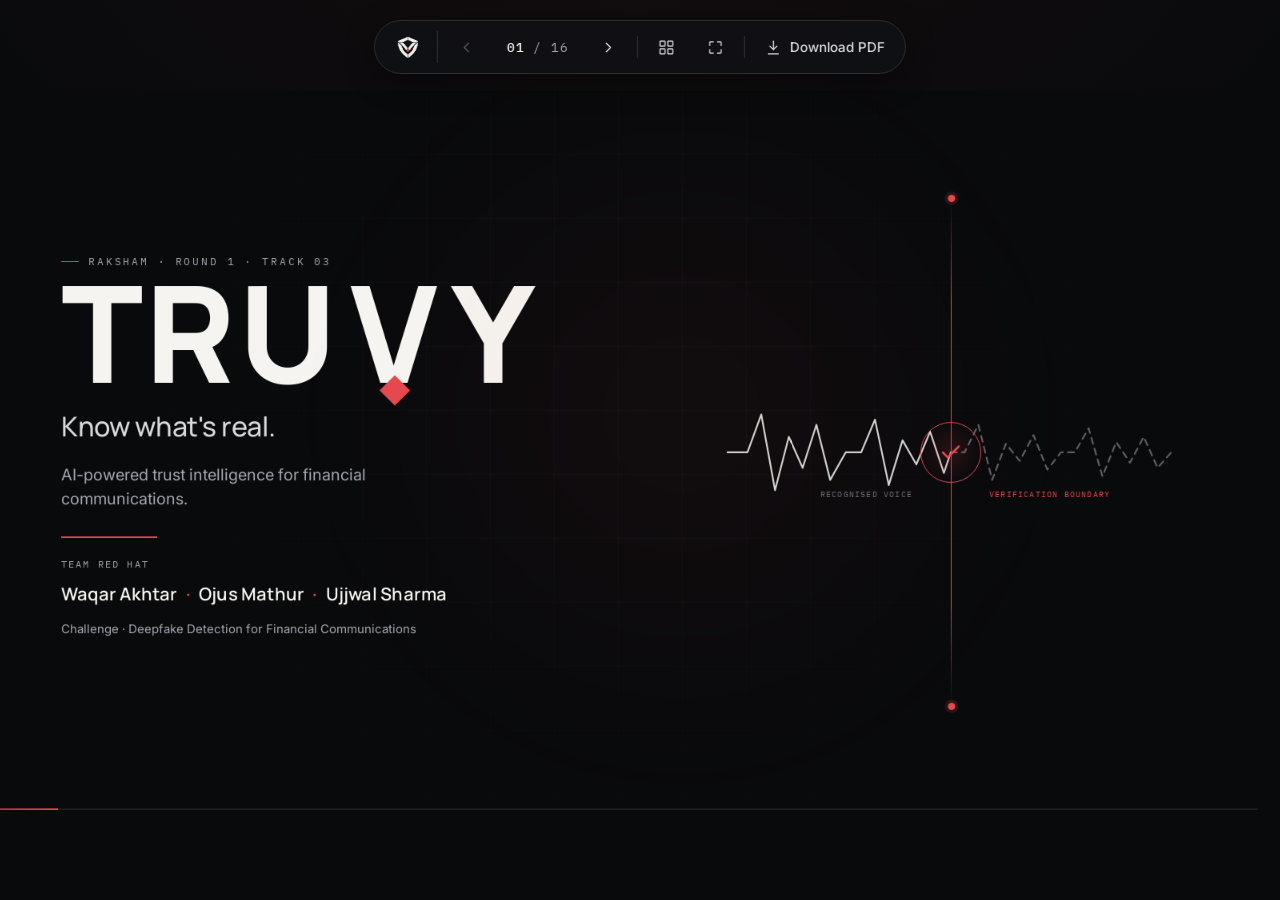
<file: index.html>
﻿<!DOCTYPE html>
<html lang="en">
<head>
<meta charset="utf-8" />
<meta name="viewport" content="width=device-width, initial-scale=1" />
<meta name="description" content="TRUVY  ·  AI-powered trust intelligence for financial communications. RAKSHAM Round 1, Track 03 pitch deck." />
<title>TRUVY-RAKSHAM-Round-1-Pitch-Deck</title>

<link rel="preconnect" href="https://fonts.googleapis.com" />
<link rel="preconnect" href="https://fonts.gstatic.com" crossorigin />
<link href="https://fonts.googleapis.com/css2?family=Manrope:wght@500;600;700;800&family=Inter:wght@400;500;600&family=IBM+Plex+Mono:wght@400;500&display=swap" rel="stylesheet" />

<link rel="stylesheet" href="css/tokens.css" />
<link rel="stylesheet" href="css/base.css" />
<link rel="stylesheet" href="css/slides.css" />
<link rel="stylesheet" href="css/print.css" />
</head>
<body>

<div class="app">

  <! to  ===================== TOOLBAR =====================  to >
  <nav class="toolbar screen-only" aria-label="Presentation controls">
    <span class="toolbar__brand" aria-hidden="true">
      <img src="assets/logo.png" alt="TRUVY logo" style="height:26px; display:block;" />
    </span>

    <button class="tbtn" id="btnPrev" aria-label="Previous slide" title="Previous (←)">
      <svg viewBox="0 0 24 24" fill="none" stroke="currentColor" stroke-width="1.6" stroke-linecap="round" stroke-linejoin="round"><path d="M15 18l-6-6 6-6"/></svg>
    </button>

    <span class="toolbar__counter" id="counter" aria-live="polite"><b>01</b> / 16</span>

    <button class="tbtn" id="btnNext" aria-label="Next slide" title="Next (→)">
      <svg viewBox="0 0 24 24" fill="none" stroke="currentColor" stroke-width="1.6" stroke-linecap="round" stroke-linejoin="round"><path d="M9 18l6-6-6-6"/></svg>
    </button>

    <span class="toolbar__divider" aria-hidden="true"></span>

    <button class="tbtn" id="btnOverview" aria-label="Open slide overview" title="Overview (O)">
      <svg viewBox="0 0 24 24" fill="none" stroke="currentColor" stroke-width="1.6" stroke-linecap="round" stroke-linejoin="round"><rect x="3" y="3" width="7" height="7" rx="1"/><rect x="14" y="3" width="7" height="7" rx="1"/><rect x="3" y="14" width="7" height="7" rx="1"/><rect x="14" y="14" width="7" height="7" rx="1"/></svg>
    </button>

    <button class="tbtn" id="btnFullscreen" aria-label="Toggle fullscreen" title="Fullscreen (F)">
      <svg viewBox="0 0 24 24" fill="none" stroke="currentColor" stroke-width="1.6" stroke-linecap="round" stroke-linejoin="round"><path d="M4 9V5a1 1 0 0 1 1-1h4"/><path d="M20 9V5a1 1 0 0 0-1-1h-4"/><path d="M4 15v4a1 1 0 0 0 1 1h4"/><path d="M20 15v4a1 1 0 0 1-1 1h-4"/></svg>
    </button>

    <span class="toolbar__divider" aria-hidden="true"></span>

    <button class="tbtn tbtn to primary" id="btnPdf" aria-label="Download the deck as PDF" title="Download PDF">
      <svg viewBox="0 0 24 24" fill="none" stroke="currentColor" stroke-width="1.7" stroke-linecap="round" stroke-linejoin="round"><path d="M12 3v12"/><path d="M7 10l5 5 5-5"/><path d="M5 21h14"/></svg>
      Download PDF
    </button>
  </nav>

  <! to  ===================== VIEWPORT / STAGE =====================  to >
  <main class="viewport" id="viewport">
    <div class="stage" id="stage">

      <! to  ============ SLIDE 01 · COVER ============  to >
      <section class="slide" id="slide-1" data-title="Cover" data-section="RAKSHAM · Round 1 · Track 03" aria-label="Cover slide">
        <div class="slide__grid-bg" aria-hidden="true"></div>
        <div class="slide__glow" style="left:55%;top:45%;transform:translate(-50%,-50%);background:radial-gradient(circle,rgba(229,72,77,0.12),transparent 65%);" aria-hidden="true"></div>

        <div class="s-cover">
          <div class="s-cover__left">
            <span class="eyebrow">RAKSHAM · Round 1 · Track 03</span>
            <h1 class="wordmark s-cover__wordmark">TRU<span class="wm-v">V</span>Y</h1>
            <p class="s-cover__tagline">Know what's real.</p>
            <p class="s-cover__support">AI-powered trust intelligence for financial communications.</p>
            <div class="s-cover__rule" aria-hidden="true"></div>
            <div class="s-cover__team">
              <span class="label">Team RED HAT</span>
              <span class="names"><span>Waqar Akhtar</span><span>Ojus Mathur</span><span>Ujjwal Sharma</span></span>
            </div>
            <p class="s-cover__challenge">Challenge · Deepfake Detection for Financial Communications</p>
          </div>

          <div class="s-cover__right" aria-hidden="true">
            <div class="verify-visual">
              <svg class="sig" viewBox="0 0 520 700" preserveAspectRatio="xMidYMid meet" style="width:100%;height:100%;">
                <polyline points="0,350 24,350 40,306 56,394 72,332 88,368 104,318 120,382 138,350 156,350 172,312 188,388 204,336 220,364 236,326 252,374 260,350"
                  fill="none" stroke="#F5F4F0" stroke-width="2" stroke-linejoin="round" stroke-linecap="round" opacity="0.85"/>
                <polyline points="260,350 276,350 292,318 308,382 324,340 340,360 356,330 372,370 388,350 404,350 420,322 436,378 452,338 468,362 484,332 500,368 516,350"
                  fill="none" stroke="#A3A7B0" stroke-width="2" stroke-linejoin="round" stroke-linecap="round" stroke-dasharray="7 6" opacity="0.55"/>
              </svg>
              <div class="boundary"></div>
              <div class="marker">
                <svg viewBox="0 0 24 24" fill="none" stroke="currentColor" stroke-width="2" stroke-linecap="round" stroke-linejoin="round"><path d="M20 6L9 17l-5-5"/></svg>
              </div>
              <span class="cap cap--right">Verification boundary</span>
              <span class="cap cap--left">Recognised voice</span>
            </div>
          </div>
        </div>
      </section>

      <! to  ============ SLIDE 02 · PROBLEM ============  to >
      <section class="slide" id="slide-2" data-title="A Familiar Voice Is No Longer Proof" data-section="The Problem" aria-label="The problem">
        <div class="slide__grid-bg" aria-hidden="true"></div>

        <div class="slide-head">
          <div>
            <span class="eyebrow">The Problem</span>
            <h2 class="slide-title">A Familiar Voice Is <span class="accent">No Longer Proof.</span></h2>
          </div>
          <div class="slide-head__meta">02 / 14<br />Illustrative</div>
        </div>

        <div class="s-problem__body">
          <div class="s-problem__scenario">
            <span class="illustrative">Illustrative scenario  ·  not a real case</span>
            <p>A finance officer receives a voice note that sounds exactly like the company's CEO.</p>
            <p>The message requests an urgent transfer to a new beneficiary. A convincing video appears to confirm the instruction. The sender discourages a callback, claiming to be unavailable.</p>
            <p><strong>But the real executive never authorised the transaction.</strong></p>
          </div>

          <div class="s-problem__obs">
            <div class="obs__item">
              <span class="obs__num">01  ·  FAMILIARITY</span>
              <h3>Familiarity creates trust.</h3>
              <p>Employees naturally recognise voices, faces and communication patterns. Attackers exploit this familiarity.</p>
            </div>
            <div class="obs__item">
              <span class="obs__num">02  ·  URGENCY</span>
              <h3>Urgency suppresses verification.</h3>
              <p>Time pressure, authority claims, secrecy and callback avoidance encourage employees to bypass normal controls.</p>
            </div>
            <div class="obs__item">
              <span class="obs__num">03  ·  DETECTION</span>
              <h3>Detection does not equal prevention.</h3>
              <p>A media detector can surface signs of manipulation, but its score alone cannot establish whether the financial instruction is legitimate.</p>
            </div>
          </div>
        </div>

        <div class="s-problem__foot">
          <div>
            <span class="label">Harm</span>
            <div class="harm-chips" style="margin-top:12px;">
              <span>Fraudulent transfers</span>
              <span>Unauthorised beneficiary changes</span>
              <span>Difficult recovery</span>
              <span>Operational &amp; reputational damage</span>
            </div>
          </div>
          <p class="s-problem__closing">The vulnerability is not simply a fake voice. It is the gap between <em>recognising</em> someone and <em>verifying</em> that they authorised an instruction.</p>
        </div>

        <div class="footline"><span><b>TRUVY</b> · Know what's real.</span><span>02 / 14</span></div>
      </section>

      <! to  ============ SLIDE 03 · PRODUCT ============  to >
      <section class="slide" id="slide-3" data-title="From Detecting Deception to Verifying Intent" data-section="The Product" aria-label="The product">
        <div class="slide__grid-bg" aria-hidden="true"></div>

        <div class="slide-head">
          <div>
            <span class="eyebrow">The Product</span>
            <h2 class="slide-title slide-title--sm">From Detecting Deception to <span class="accent">Verifying Intent.</span></h2>
          </div>
          <div class="slide-head__meta">03 / 14<br />Three capabilities</div>
        </div>

        <div class="s-product__flow">
          <article class="stage-card">
            <span class="stage-card__num">01</span>
            <span class="stage-card__name">DETECT</span>
            <h3>Identify manipulation</h3>
            <p>Analyse audio and video for signs of synthetic media or manipulation.</p>
          </article>
          <div class="stage-conn" aria-hidden="true"><span class="line"></span><svg viewBox="0 0 10 10" fill="currentColor"><path d="M0 0l10 5-10 5z"/></svg></div>
          <article class="stage-card">
            <span class="stage-card__num">02</span>
            <span class="stage-card__name">ASSESS</span>
            <h3>Weigh the context</h3>
            <p>Combine forensic findings with language confidence, pressure cues and payment context.</p>
          </article>
          <div class="stage-conn" aria-hidden="true"><span class="line"></span><svg viewBox="0 0 10 10" fill="currentColor"><path d="M0 0l10 5-10 5z"/></svg></div>
          <article class="stage-card stage-card to active">
            <span class="stage-card__num">03</span>
            <span class="stage-card__name">VERIFY</span>
            <h3>Route to trust</h3>
            <p>Recommend trusted-channel callbacks, human review and evidence documentation.</p>
          </article>
        </div>

        <div class="s-product__note">
          <div class="s-product__diff">
            <span class="label">Differentiation</span>
            <p>Conventional media analysis focuses on whether content <strong>appears manipulated</strong>. TRUVY connects media analysis to an <strong>operational decision</strong> and a <strong>verification process</strong>  ·  it does not rely on a single detector score.</p>
          </div>
          <p class="s-product__closing">TRUVY helps answer not only whether media looks suspicious, but <span class="accent">what should happen before the associated payment proceeds.</span></p>
        </div>

        <div class="footline"><span><b>TRUVY</b> · Know what's real.</span><span>03 / 14</span></div>
      </section>

      <! to  ============ SLIDE 04 · WORKFLOW ============  to >
      <section class="slide" id="slide-4" data-title="Every Suspicious Instruction Has a Verification Path" data-section="The Workflow" aria-label="The workflow">
        <div class="slide__grid-bg" aria-hidden="true"></div>

        <div class="slide-head">
          <div>
            <span class="eyebrow">The Workflow</span>
            <h2 class="slide-title slide-title--sm">Every Suspicious Instruction Has a <span class="accent">Verification Path.</span></h2>
          </div>
          <div class="slide-head__meta">04 / 14<br />Proposed flow</div>
        </div>

        <div class="s-workflow__diagram">
          <div class="wf-node wf-node to incoming">
            <div>
              <div class="wf-node__title">Incoming instruction</div>
              <div class="wf-node__sub">Audio or video · payment or beneficiary change</div>
            </div>
            <span class="badge">Intake</span>
          </div>

          <div class="wf-arrow-v" aria-hidden="true"><span></span></div>

          <div class="wf-inputs">
            <div class="wf-node">
              <span class="label label to crimson">Media analysis</span>
              <ul class="wf-list">
                <li>Audio forensics</li>
                <li>Video analysis</li>
                <li>Language identification</li>
                <li>Provenance checks where available</li>
              </ul>
            </div>
            <div class="wf-node">
              <span class="label label to crimson">Context analysis</span>
              <ul class="wf-list">
                <li>Pressure cues</li>
                <li>Transaction amount</li>
                <li>Beneficiary changes</li>
                <li>Timing &amp; communication context</li>
              </ul>
            </div>
          </div>

          <div class="wf-arrow-v" aria-hidden="true"><span></span></div>

          <div class="wf-node wf-node to incoming" style="border-color:rgba(229,72,77,0.4);">
            <div class="wf-node__title">Risk assessment</div>
            <div class="wf-node__sub">Combine signals under explicit rules · a risk band</div>
          </div>

          <div class="wf-arrow-v" aria-hidden="true"><span></span></div>

          <div class="wf-outcomes">
            <article class="outcome outcome--low">
              <span class="badge badge--low">Low</span>
              <h4>Continue</h4>
              <p>Proceed through normal maker-checker controls and log the case.</p>
            </article>
            <article class="outcome outcome--elevated">
              <span class="badge badge--elevated">Elevated</span>
              <h4>Callback</h4>
              <p>Require an independent callback before payment release.</p>
            </article>
            <article class="outcome outcome--high">
              <span class="badge badge--high">High</span>
              <h4>Hold &amp; review</h4>
              <p>Hold the payment for human review and require dual approval.</p>
            </article>
          </div>
        </div>

        <div class="wf-critical">
          <span class="k">Evidence</span>
          <p>Every outcome writes an <strong>evidence record and report package</strong>.</p>
          <p><strong>Critical rule:</strong> callback numbers come from the institution's trusted directory, never from the suspicious message. TRUVY does not automatically reject payments.</p>
        </div>

        <div class="footline"><span><b>TRUVY</b> · Know what's real.</span><span>04 / 14</span></div>
      </section>

      <! to  ============ SLIDE 05 · TECHNICAL APPROACH ============  to >
      <section class="slide" id="slide-5" data-title="Multiple Signals. One Explainable Risk Assessment" data-section="Technical Approach" aria-label="Technical approach">
        <div class="slide__grid-bg" aria-hidden="true"></div>

        <div class="slide-head">
          <div>
            <span class="eyebrow">Technical Approach</span>
            <h2 class="slide-title slide-title--sm">Multiple Signals. One <span class="accent">Explainable Risk Assessment.</span></h2>
          </div>
          <div class="slide-head__meta">05 / 14<br />Proposed architecture</div>
        </div>

        <div class="s-tech__layers">
          <article class="layer">
            <span class="layer__no">LAYER 01</span>
            <h3>Media forensics</h3>
            <p>Audio deepfake detection, sampled-frame video analysis, language identification and provenance checks.</p>
          </article>
          <article class="layer">
            <span class="layer__no">LAYER 02</span>
            <h3>Communication analysis</h3>
            <p>Speech-to-text and structured identification of urgency, secrecy, authority claims and callback avoidance.</p>
          </article>
          <article class="layer">
            <span class="layer__no">LAYER 03</span>
            <h3>Financial context</h3>
            <p>Transaction amount, beneficiary history, unusual timing and communication-channel anomalies.</p>
          </article>
          <article class="layer layer to engine">
            <span class="layer__no">LAYER 04</span>
            <h3>Decision engine</h3>
            <p>Combine signals, apply explicit rules, generate an explanation and route the request for the appropriate action.</p>
            <span class="layer__tie"></span>
          </article>
        </div>

        <div class="s-tech__sig" aria-hidden="true">
          <span class="tag">Audio · Video · Language · Provenance</span>
          <span class="tag">Transcript · Pressure cues</span>
          <span class="tag">Amount · Beneficiary · Timing</span>
          <span class="tag">Rules · Explanation · Routing</span>
        </div>

        <div class="s-tech__rule" style="margin-top:var( to s7);">
          <span class="label label to crimson">Example rule</span>
          <p>A new or changed beneficiary above a configured threshold, combined with a pressure cue, triggers a callback <strong>regardless of the audio detector's result</strong>.</p>
        </div>

        <div class="s-tech__out">
          <div class="s-tech__states">
            <div class="state"><span class="label label to green">Low</span><p>Normal controls.</p></div>
            <div class="state"><span class="label label to amber">Elevated</span><p>Trusted callback.</p></div>
            <div class="state"><span class="label label to crimson">High</span><p>Hold + human review.</p></div>
          </div>
          <p class="s-tech__principle">The detector informs the decision. It does <em>not</em> control the decision alone.</p>
        </div>

        <div class="footline"><span><b>TRUVY</b> · Know what's real.</span><span>05 / 14</span></div>
      </section>

      <! to  ============ SLIDE 06 · VALIDATION ============  to >
      <section class="slide" id="slide-6" data-title="Measure the Risk. Validate the Decisions" data-section="Evidence & Validation" aria-label="Evidence and validation">
        <div class="slide__grid-bg" aria-hidden="true"></div>

        <div class="slide-head">
          <div>
            <span class="eyebrow">Evidence &amp; Validation</span>
            <h2 class="slide-title slide-title--sm">Measure the Risk. <span class="accent">Validate the Decisions.</span></h2>
          </div>
          <div class="slide-head__meta">06 / 14<br />Plan, not results</div>
        </div>

        <div class="s-val__banner">
          <span class="label label to amber">Validation plan · Results pending</span>
          <span>No measured results are claimed at this stage.</span>
        </div>

        <div class="s-val__grid">
          <div>
            <div class="s-val__metrics">
              <div class="metric-card"><span class="label">Equal Error Rate</span><div class="val"> · </div><div class="pending">PENDING</div></div>
              <div class="metric-card"><span class="label">False-positive rate</span><div class="val"> · </div><div class="pending">PENDING</div></div>
              <div class="metric-card"><span class="label">Per-language</span><div class="val"> · </div><div class="pending">PENDING</div></div>
              <div class="metric-card"><span class="label">End-to-end latency</span><div class="val"> · </div><div class="pending">PENDING</div></div>
              <div class="metric-card"><span class="label">Correct escalations</span><div class="val"> · </div><div class="pending">PENDING</div></div>
            </div>
            <div class="s-val__resources">
              <span class="label">Resources under evaluation</span>
              <span class="res">SEA-Spoof</span><span class="res">HAV-DF</span><span class="res">IndieFake</span><span class="res">IndicSynth</span><span class="res">SafeEar</span>
            </div>
          </div>

          <div class="s-val__matrix">
            <table class="matrix">
              <caption class="visually-hidden">Per-language validation matrix, results pending</caption>
              <thead>
                <tr><th scope="col">Language</th><th scope="col">EER</th><th scope="col">FPR</th><th scope="col">Status</th></tr>
              </thead>
              <tbody>
                <tr><td>English</td><td class="dash"> · </td><td class="dash"> · </td><td class="dash">Pending</td></tr>
                <tr><td>Hindi</td><td class="dash"> · </td><td class="dash"> · </td><td class="dash">Pending</td></tr>
                <tr><td>Tamil</td><td class="dash"> · </td><td class="dash"> · </td><td class="dash">Pending</td></tr>
              </tbody>
            </table>
          </div>
        </div>

        <div class="s-val__plan">
          <div class="vplan"><h4>Language performance</h4><p>Evaluate English, Hindi and Tamil samples.</p></div>
          <div class="vplan"><h4>Recording conditions</h4><p>Compare clean audio with compressed recordings representative of messaging apps.</p></div>
          <div class="vplan"><h4>Decision quality</h4><p>Genuine instructions, impersonation scenarios, and cases where context matters despite an inconclusive detector.</p></div>
          <div class="vplan"><h4>Operational performance</h4><p>Measure processing latency, false-positive rates and time to resolution.</p></div>
        </div>

        <div class="footline"><span><b>TRUVY</b> · Know what's real.</span><span>06 / 14</span></div>
      </section>

      <! to  ============ SLIDE 07 · SAFETY ============  to >
      <section class="slide" id="slide-7" data-title="Trust Requires More Than Detection" data-section="Privacy, Security & Safety" aria-label="Privacy, security and safety">
        <div class="slide__grid-bg" aria-hidden="true"></div>

        <div class="slide-head">
          <div>
            <span class="eyebrow">Privacy, Security &amp; Safety</span>
            <h2 class="slide-title slide-title--sm">Trust Requires <span class="accent">More Than Detection.</span></h2>
          </div>
          <div class="slide-head__meta">07 / 14<br />Constraints</div>
        </div>

        <div class="s-safe__pillars">
          <div class="pillar pillar to privacy">
            <span class="label">Privacy</span>
            <ul class="list-clean list-clean to green">
              <li>Prototype uses synthetic, public or consented data</li>
              <li>No customer credentials</li>
              <li>No voiceprint database</li>
              <li>Ephemeral media processing where feasible</li>
              <li>Defined retention for escalated evidence</li>
            </ul>
          </div>
          <div class="pillar__divider" aria-hidden="true"></div>
          <div class="pillar pillar to security">
            <span class="label">Security</span>
            <ul class="list-clean">
              <li>Role-based access</li>
              <li>Encryption in transit and at rest</li>
              <li>Tamper-evident audit logs</li>
              <li>Rate limiting</li>
              <li>Deployment within the institution's security boundary</li>
            </ul>
          </div>
          <div class="pillar__divider" aria-hidden="true"></div>
          <div class="pillar pillar to human">
            <span class="label">Human control</span>
            <ul class="list-clean">
              <li>No automatic payment rejection</li>
              <li>No fraud accusation from one weak signal</li>
              <li>Human review for high-risk cases</li>
              <li>Documented reviewer overrides</li>
              <li>Dual approval where required</li>
            </ul>
          </div>
        </div>

        <div class="s-safe__fail">
          <div class="fail-cell fail-cell to fp">
            <h4>False positive</h4>
            <p>Verification or review introduces friction, but TRUVY does not independently reject the payment.</p>
          </div>
          <div class="fail-cell fail-cell to fn">
            <h4>False negative</h4>
            <p>Independent payment-context rules may still trigger verification even when the media detector fails.</p>
          </div>
        </div>

        <p class="s-safe__closing">TRUVY is designed to support safer decisions <span class="accent">even when its media detector is imperfect.</span></p>

        <div class="footline"><span><b>TRUVY</b> · Know what's real.</span><span>07 / 14</span></div>
      </section>

      <! to  ============ SLIDE 08 · DEPLOYMENT ============  to >
      <section class="slide" id="slide-8" data-title="Built to Fit Existing Financial Workflows" data-section="Deployment" aria-label="Deployment">
        <div class="slide__grid-bg" aria-hidden="true"></div>

        <div class="slide-head">
          <div>
            <span class="eyebrow">Deployment</span>
            <h2 class="slide-title slide-title--sm">Built to Fit Existing <span class="accent">Financial Workflows.</span></h2>
          </div>
          <div class="slide-head__meta">08 / 14<br />Conceptual integration</div>
        </div>

        <div class="s-dep__pipeline">
          <div class="dep-node"><span class="label">Maker</span><div class="dep-node__name">Prepares instruction</div></div>
          <div class="dep-conn" aria-hidden="true"><span></span></div>
          <div class="dep-node dep-node to gate"><span class="label">TRUVY</span><div class="dep-node__name">Verification gate</div></div>
          <div class="dep-conn" aria-hidden="true"><span></span></div>
          <div class="dep-node dep-node to paths">
            <span class="label">Recommended action</span>
            <ul style="margin-top:12px;">
              <li>Normal controls</li>
              <li class="p-callback">Trusted callback</li>
              <li class="p-review">Human review</li>
            </ul>
          </div>
          <div class="dep-conn" aria-hidden="true"><span></span></div>
          <div class="dep-node"><span class="label">Checker / approver</span><div class="dep-node__name">Authorises release</div></div>
        </div>

        <div class="s-dep__lower">
          <div>
            <span class="label">Adoption pathway</span>
            <div class="s-dep__stages" style="margin-top:18px;">
              <div class="astage"><span class="label">Stage 01</span><h4>Shadow mode</h4><p>Measure recommendations without imposing additional transaction friction.</p></div>
              <div class="astage"><span class="label">Stage 02</span><h4>Advisory mode</h4><p>Present explanations and recommended actions to authorised approvers.</p></div>
              <div class="astage"><span class="label">Stage 03</span><h4>Controlled enforcement</h4><p>Introduce required verification for designated risk categories with human oversight.</p></div>
            </div>
          </div>
          <div class="s-dep__scale">
            <span class="label">Scalability</span>
            <ul class="list-clean" style="margin-top:18px;">
              <li>Separate media-analysis services from decision logic</li>
              <li>Support asynchronous processing</li>
              <li>Allow detectors to be replaced</li>
              <li>Add communication modalities through modular components</li>
            </ul>
          </div>
        </div>

        <p class="s-dep__note">Conceptual architecture  ·  not a claim of an existing production integration.</p>

        <div class="footline"><span><b>TRUVY</b> · Know what's real.</span><span>08 / 14</span></div>
      </section>

      <! to  ============ SLIDE 09 · ROADMAP ============  to >
      <section class="slide" id="slide-9" data-title="From Signal to Decision in 48 Hours" data-section="The 48-Hour Plan" aria-label="The 48-hour plan">
        <div class="slide__grid-bg" aria-hidden="true"></div>

        <div class="slide-head">
          <div>
            <span class="eyebrow">The 48-Hour Prototype</span>
            <h2 class="slide-title slide-title--sm">From Signal to Decision <span class="accent">in 48 Hours.</span></h2>
          </div>
          <div class="slide-head__meta">09 / 14<br />Checkpoints</div>
        </div>

        <div class="s-road__anchor" style="margin-top:var( to s5);">
          <span class="big">4<em>8</em></span>
          <span class="cap">hours · six checkpoints · one end-to-end demonstrator</span>
        </div>

        <div class="s-road__track">
          <div class="s-road__line" aria-hidden="true"></div>
          <div class="s-road__segments">
            <div class="seg"><div class="h">00 · 06</div><div class="goal">Environment, data preparation, baseline detector.</div><div class="cp">One clip produces a score.</div></div>
            <div class="seg"><div class="h">06 · 16</div><div class="goal">Audio pipeline, language ID, transcription, video analysis.</div><div class="cp">Multiple signals for a staged scenario.</div></div>
            <div class="seg"><div class="h">16 · 28</div><div class="goal">Payment-context rules, decision engine, explanations.</div><div class="cp">Three scenarios produce bands &amp; reasons.</div></div>
            <div class="seg"><div class="h">28 · 38</div><div class="goal">Evaluation and language-aware calibration.</div><div class="cp">Initial validation tables.</div></div>
            <div class="seg"><div class="h">38 · 45</div><div class="goal">Callback workflow, reviewer queue, evidence package.</div><div class="cp">End-to-end demonstration.</div></div>
            <div class="seg"><div class="h">45 · 48</div><div class="goal">Fallbacks, limitations and rehearsal.</div><div class="cp">Clean final run-through.</div></div>
          </div>
        </div>

        <div class="s-road__lower">
          <div>
            <span class="label">Demo scenarios</span>
            <div class="s-road__demo" style="margin-top:16px;">
              <div class="demo-card"><span class="n">01</span><p>Legitimate routine instruction.</p></div>
              <div class="demo-card"><span class="n">02</span><p>Suspected deepfake requesting a transfer to a new beneficiary.</p></div>
              <div class="demo-card"><span class="n">03</span><p>Low-confidence language scenario requiring contextual verification.</p></div>
            </div>
          </div>
          <div class="s-road__fallback">
            <span class="label label to amber">Fallback</span>
            <p>If the media detector underperforms, retain the contextual risk and verification workflow, present the detector as advisory, and report the measured limitations.</p>
          </div>
        </div>

        <div class="footline"><span><b>TRUVY</b> · Know what's real.</span><span>09 / 14</span></div>
      </section>

      <! to  ============ SLIDE 10 · CLOSING ============  to >
      <section class="slide" id="slide-10" data-title="A Familiar Voice Shouldn't Be Enough to Move Money" data-section="Closing" aria-label="Closing">
        <div class="slide__grid-bg" aria-hidden="true"></div>
        <div class="slide__glow" style="left:70%;top:30%;transform:translate(-50%,-50%);background:radial-gradient(circle,rgba(229,72,77,0.13),transparent 65%);" aria-hidden="true"></div>

        <div class="s-close">
          <span class="eyebrow">Closing</span>
          <h2 class="s-close__headline">A Familiar Voice Shouldn't Be Enough to <em>Move Money.</em></h2>
          <p class="s-close__support">TRUVY combines media analysis, contextual risk assessment, trusted verification and evidence-backed human review to help financial institutions make safer decisions before payment release.</p>

          <div class="s-close__caps">
            <div class="s-close__cap"><span class="label">Detect</span><p>Identify potential media manipulation.</p></div>
            <div class="s-close__cap"><span class="label">Assess</span><p>Evaluate communication signals and financial context.</p></div>
            <div class="s-close__cap"><span class="label">Verify</span><p>Route suspicious instructions through trusted channels.</p></div>
            <div class="s-close__cap"><span class="label">Document</span><p>Preserve reasons and evidence for human review.</p></div>
          </div>

          <div class="s-close__brand">
            <span class="wordmark s-close__wordmark">TRU<span class="wm-v">V</span>Y</span>
            <div class="s-close__brandmeta">
              <div class="tag">Know what's real.</div>
              <div>Team RED HAT</div>
              <div>RAKSHAM · Track 03</div>
            </div>
          </div>
        </div>
      </section>
      <!-- ============ SLIDE 11 · ARCHITECTURE END-TO-END ============ -->
<section
  class="slide"
  id="slide-11"
  data-title="From Financial Communication to Verifiable Decision"
  data-section="ARCHITECTURE"
  aria-label="Architecture: end-to-end system"
>
  <div class="slide__grid-bg" aria-hidden="true"></div>

  <div class="slide-head">
    <div>
      <span class="eyebrow">ARCHITECTURE</span>

      <h2 class="slide-title slide-title--sm">
        From Financial Communication to
        <span class="accent">Verifiable Decision.</span>
      </h2>

      <p class="anno">
        TRUVY combines media forensics, contextual risk analysis, and
        independent verification into a human-supervised workflow.
      </p>
    </div>

    <div class="slide-head__meta">
      11 / 14<br />
      End-to-end system architecture
    </div>
  </div>

  <!-- TWO-COLUMN ARCHITECTURE -->
  <div class="arch-layout">

    <!-- LEFT COLUMN: INPUT AND SIGNAL EXTRACTION -->
    <div class="arch-column arch-column--left">

      <!-- 01: INCOMING COMMUNICATION -->
      <div class="arch-zone">
        <span class="zone-label">01 | Incoming Communication</span>

        <div class="zone-blocks">
          <div class="node">
            <span class="nlabel">Audio message</span>
            <span class="nsub">Voice note or recording</span>
          </div>

          <div class="node">
            <span class="nlabel">Video message</span>
            <span class="nsub">Video recording or extract</span>
          </div>

          <div class="node">
            <span class="nlabel">Metadata and transaction context</span>
            <span class="nsub">
              Sender, channel, timing, amount, beneficiary
            </span>
          </div>
        </div>
      </div>

      <!-- 02: SECURE INGESTION -->
      <div class="arch-zone">
        <span class="zone-label">02 | Secure Ingestion</span>

        <div class="zone-cols">
          <div class="node-sm">
            <span class="nlabel-sm">Input validation</span>
            <span class="nsub-sm">Format, size, rate limiting</span>
          </div>

          <div class="node-sm">
            <span class="nlabel-sm">Secure media processing</span>
            <span class="nsub-sm">
              Normalization, decoding, temporary artifacts
            </span>
          </div>

          <div class="node-sm">
            <span class="nlabel-sm">Provenance and evidence</span>
            <span class="nsub-sm">
              Hashes, timestamps, C2PA where available
            </span>
          </div>
        </div>

        <div class="bound-label">
          UNTRUSTED INPUT · CONTROLLED PROCESSING
        </div>

        <div class="outbox">
          <span class="nlabel-sm">
            Normalized media + metadata + evidence reference
          </span>
        </div>
      </div>

      <!-- 03: PARALLEL SIGNAL EXTRACTION -->
      <div class="arch-zone arch-wide">
        <span class="zone-label">03 | Parallel Signal Extraction</span>

        <div class="branches">

          <div class="branch">
            <span class="branch-title">Audio Forensics</span>

            <div class="node-tiny">
              <span>Audio authenticity model</span>
            </div>

            <div class="node-tiny">
              <span>Quality and manipulation indicators</span>
            </div>

            <span class="res">Audio evidence + confidence</span>
          </div>

          <div class="branch">
            <span class="branch-title">Video Forensics</span>

            <div class="node-tiny">
              <span>Frame sampling and aggregation</span>
            </div>

            <div class="node-tiny">
              <span>Video authenticity signals</span>
            </div>

            <span class="res">Video evidence + confidence</span>
          </div>

          <div class="branch">
            <span class="branch-title">Language and Speech</span>

            <div class="node-tiny">
              <span>Language ID, STT, confidence</span>
            </div>

            <div class="node-tiny">
              <span>Structured pressure cues</span>
            </div>

            <span class="res">Language and context signals</span>
          </div>

          <div class="branch">
            <span class="branch-title">Provenance and Payment</span>

            <div class="node-tiny">
              <span>C2PA and provenance</span>
            </div>

            <div class="node-tiny">
              <span>Beneficiary, timing, amount, policy</span>
            </div>

            <span class="res">Context and provenance evidence</span>
          </div>

        </div>
      </div>

    </div>

    <!-- CENTRAL DIVIDER -->
    <div class="arch-divider" aria-hidden="true"></div>

    <!-- RIGHT COLUMN: DECISION AND RESPONSE -->
    <div class="arch-column arch-column--right">

      <!-- 04: EVIDENCE FUSION -->
      <div class="arch-zone">
        <span class="zone-label">04 | Evidence Fusion and Policy Engine</span>

        <div class="engine">
          <div class="eng-block">
            <span>Signal availability and quality gate</span>
          </div>

          <div class="eng-block">
            <span>Evidence fusion: authenticity, context, provenance</span>
          </div>

          <div class="eng-block">
            <span>Policy rules and explainable rationale</span>
          </div>

          <div class="eng-block eng-core">
            <span>Risk classification and structured assessment</span>
          </div>
        </div>
      </div>

      <!-- 05: CONTROLLED RESPONSE -->
      <div class="arch-zone">
        <span class="zone-label">05 | Controlled Response</span>

        <div class="outcomes">

          <div class="outcome outcome--low">
            <span class="badge badge--low">Low</span>
            <p>Normal maker-checker controls and audit logging</p>
          </div>

          <div class="outcome outcome--elevated">
            <span class="badge badge--elevated">Elevated</span>
            <p>Independent callback through a trusted directory</p>
          </div>

          <div class="outcome outcome--high">
            <span class="badge badge--high">High</span>
            <p>Hold for human review and required approval</p>
          </div>

        </div>

        <p class="arch-note">
          Risk determines verification requirements, not a verdict of fraud.
        </p>
      </div>

      <!-- 06: HUMAN-LED FINANCIAL WORKFLOW -->
      <div class="arch-zone">
        <span class="zone-label">06 | Human-Led Financial Workflow</span>

        <div class="wf-row">

          <div class="node-sm">
            <span class="nlabel-sm">Authorized reviewer</span>
            <span class="nsub-sm">Inspect signals, rationale, and evidence</span>
          </div>

          <div class="node-sm">
            <span class="nlabel-sm">Independent verification</span>
            <span class="nsub-sm">Use trusted institutional contact details</span>
          </div>

          <div class="node-sm">
            <span class="nlabel-sm">Maker-checker workflow</span>
            <span class="nsub-sm">Institutional approval controls retained</span>
          </div>

        </div>

        <div class="audit">
          <span class="label">Audit Trail</span>
          <span class="nsub-sm">
            Case IDs, hashes, timestamps, versions, recorded decisions
          </span>
        </div>
      </div>

    </div>

  </div>

  <div class="footline">
    <span><b>TRUVY</b> · Know what's real. · ARCHITECTURE</span>
    <span>11 / 14</span>
  </div>
</section>
      <! to  ============ SLIDE 12 · ARCHITECTURE PIPELINE & DECISION LOGIC ============  to >
      <section class="slide" id="slide-12" data-title="Multiple Signals. One Explainable Risk Assessment." data-section="ARCHITECTURE" aria-label="Architecture: pipeline and decision logic">
        <div class="slide__grid-bg" aria-hidden="true"></div>
        <div class="slide-head">
          <div>
            <span class="eyebrow">ARCHITECTURE</span>
            <h2 class="slide-title slide-title--sm">Multiple Signals. One <span class="accent">Explainable Risk Assessment.</span></h2>
            <p class="anno">TRUVY separates media authenticity, contextual warning signs, and institutional policy before recommending an action.</p>
          </div>
          <div class="slide-head__meta">12 / 14<br />Pipeline &amp; decision logic</div>
        </div>
        <div class="arch-stage" style="margin-top:8px;">
          <div class="arch-zone"><span class="zone-label">Inputs</span><div class="node-sm"><span class="nlabel-sm">Media + Context</span></div></div>
          <div class="arch-conn" aria-hidden="true"><span class="line"></span><svg viewBox="0 0 10 10" fill="currentColor"><path d="M0 0l10 5-10 5z"/></svg></div>
          <div class="arch-zone"><span class="zone-label">Normalization</span><div class="node-sm"><span class="nlabel-sm">Secure preprocessing</span><span class="nsub-sm">Decode • quality checks</span></div></div>
          <div class="arch-conn" aria-hidden="true"><span class="line"></span><svg viewBox="0 0 10 10" fill="currentColor"><path d="M0 0l10 5-10 5z"/></svg></div>
          <div class="arch-zone arch-wide"><span class="zone-label">Parallel signal extraction</span><div class="branches"><div class="branch"><span class="branch-title">Audio</span><div class="node-tiny"><span class="nsub-sm">Preprocessing • authenticity</span></div><span class="res">Audio + confidence</span></div><div class="branch"><span class="branch-title">Video</span><div class="node-tiny"><span class="nsub-sm">Frame sampling • aggregation</span></div><span class="res">Video + confidence</span></div><div class="branch"><span class="branch-title">Language &amp; speech</span><div class="node-tiny"><span class="nsub-sm">Lang ID • STT • pressure cues</span></div><span class="res">Structured cues</span></div><div class="branch"><span class="branch-title">Provenance &amp; payment</span><div class="node-tiny"><span class="nsub-sm">C2PA • beneficiary • timing • policy</span></div><span class="res">Context signals</span></div></div></div>
        </div>
        <div class="arch-table" style="margin-top:6px;">
          <div class="arch-row head"><div>Risk Band</div><div>Interpretation</div><div>Recommended Action</div><div>Qualification</div></div>
          <div class="arch-row"><div><span class="badge badge--low">Low</span></div><div><span class="nsub-sm">No escalation threshold met</span></div><div><span class="nsub-sm">Normal maker-checker • log</span></div><div><span class="nsub-sm">Does not guarantee genuine</span></div></div>
          <div class="arch-row"><div><span class="badge badge--elevated">Elevated</span></div><div><span class="nsub-sm">Indicators justify verification</span></div><div><span class="nsub-sm">Independent callback (trusted directory)</span></div><div><span class="nsub-sm">Request for verification • not fraud</span></div></div>
          <div class="arch-row"><div><span class="badge badge--high">High</span></div><div><span class="nsub-sm">Policy concern requiring escalation</span></div><div><span class="nsub-sm">Hold • human review • dual approval</span></div><div><span class="nsub-sm">Not automatic fraud finding</span></div></div>
        </div>
        <div class="arch-cols">
          <div class="arch-zone"><span class="zone-label">Evidence package</span><div class="branches" style="grid-template-columns:repeat(3,1fr);"><div class="branch"><span class="branch-title">Signals</span><span class="nsub-sm">Scores, confidence, availability</span></div><div class="branch"><span class="branch-title">Context</span><span class="nsub-sm">Transcript, timing, beneficiary</span></div><div class="branch"><span class="branch-title">Audit</span><span class="nsub-sm">Hashes, versions, rationale</span></div></div></div>
          <div class="arch-zone"><span class="zone-label">Independent verification loop</span><div class="wf-row"><div class="node-sm"><span class="nlabel-sm">Trusted directory lookup</span></div><div class="node-sm"><span class="nlabel-sm">Independent callback</span></div><div class="node-sm"><span class="nlabel-sm">Authorized human decision</span></div></div><p class="arch-note">Never use contact from suspicious message. Final decision remains institutional.</p></div>
        </div>
        <div class="footline"><span><b>TRUVY</b> · Know what's real. · ARCHITECTURE</span><span>12 / 14</span></div>
      </section>      </section>

      

      <! to  ============ SLIDE 13 · ARCHITECTURE SEC      <! to  ============ SLIDE 13 · ARCHITECTURE SECURITY, PRIVACY, THREAT MITIGATION ============  to >
      <section class="slide" id="slide-13" data-title="Trust Must Be Engineered, Not Assumed." data-section="ARCHITECTURE" aria-label="Architecture: security, privacy, threat mitigation">
        <div class="slide__grid-bg" aria-hidden="true"></div>
        <div class="slide-head">
          <div>
            <span class="eyebrow">ARCHITECTURE</span>
            <h2 class="slide-title slide-title--sm">Trust Must Be <span class="accent">Engineered, Not Assumed.</span></h2>
            <p class="anno">TRUVY limits data exposure, resists common tactics, and makes model limitations visible to reviewers.</p>
          </div>
          <div class="slide-head__meta">13 / 14<br />Security • Privacy • Validation</div>
        </div>
        <div class="arch-cols" style="margin-top:6px;">
          <div class="arch-zone"><span class="zone-label">Security &amp; privacy layers</span><div class="wf-row"><div class="node-sm"><span class="nlabel-sm">Auth • RBAC • least privilege</span></div><div class="node-sm"><span class="nlabel-sm">Encryption in transit/at rest</span></div><div class="node-sm"><span class="nlabel-sm">Tamper-evident audit</span></div><div class="node-sm"><span class="nlabel-sm">Minimized retention</span></div><div class="node-sm"><span class="nlabel-sm">Versioned policies/models</span></div></div><p class="arch-note">No voiceprint database. Hashes, not full raw exports by default.</p></div>
          <div class="arch-zone"><span class="zone-label">Validation (planned)</span><div class="wf-row"><div class="node-sm"><span class="nlabel-sm">English/Hindi/Tamil</span></div><div class="node-sm"><span class="nlabel-sm">Clean vs compressed</span></div><div class="node-sm"><span class="nlabel-sm">EER/FPR per condition</span></div><div class="node-sm"><span class="nlabel-sm">Latency/failure rates</span></div></div><span class="res">PLANNED VALIDATION  ·  RESULTS PENDING</span></div>
        </div>
        <div class="arch-table" style="margin-top:10px;">
          <div class="arch-row head"><div>Threat</div><div>Potential failure</div><div>Mitigation</div><div>Residual</div></div>
          <div class="arch-row"><div><span class="nsub-sm">Synthetic media</span></div><div><span class="nsub-sm">Evasion / subtle edits</span></div><div><span class="nsub-sm">Multi-signal + independent verification + human review</span></div><div><span class="nsub-sm">Probabilistic; cannot guarantee detection</span></div></div>
          <div class="arch-row"><div><span class="nsub-sm">Low-quality/compressed</span></div><div><span class="nsub-sm">Unreliable scores</span></div><div><span class="nsub-sm">Quality gate marks signals unavailable/low conf</span></div><div><span class="nsub-sm">May remain inconclusive</span></div></div>
          <div class="arch-row"><div><span class="nsub-sm">Callback manipulation</span></div><div><span class="nsub-sm">Fake contact</span></div><div><span class="nsub-sm">Use trusted directory only</span></div><div><span class="nsub-sm">Depends on directory integrity</span></div></div>
          <div class="arch-row"><div><span class="nsub-sm">False pos/neg</span></div><div><span class="nsub-sm">Business friction or missed fraud</span></div><div><span class="nsub-sm">Verification, hold, review, monitoring</span></div><div><span class="nsub-sm">Errors cannot be eliminated</span></div></div>
        </div>
        <div class="footline"><span><b>TRUVY</b> · Know what's real. · ARCHITECTURE</span><span>13 / 14</span></div>
      </section>      <! to  ============ SLIDE 14 · THANK YOU ============  to >
      <section class="slide" id="slide-14" data-title="Thank You" data-section="THANK YOU" aria-label="Thank you">
        <div class="slide__grid-bg" aria-hidden="true"></div>
        <div class="s-close" style="justify-content:center; text-align:center; align-items:center;">
          <span class="eyebrow">Thank You</span>
          <h1 class="wordmark s-cover__wordmark">TRU<span class="wm-v">V</span>Y</h1>
          <p class="s-cover__tagline">Know what's real.</p>
          <div class="s-cover__team" style="margin-top:32px; text-align:center;">
            <span class="label">Team RED HAT</span>
            <span class="names"><span>Waqar Akhtar</span><span>Ojus Mathur</span><span>Ujjwal Sharma</span></span>
          </div>
          <div class="footline" style="position:absolute; left:104px; right:104px; bottom:76px;"><span><b>TRUVY</b> · Know what's real.</span><span>14 / 14</span></div>
        </div>
      </section>
<!-- ============ SLIDE 15 · APPENDIX A · DISCLOSURES ============ -->
<section
  class="slide s-app"
  id="slide-15"
  data-title="Appendix: AI, Model, Dataset and Asset Disclosures"
  data-section="APPENDIX A"
  aria-label="Appendix A: AI, model, dataset and third-party asset disclosures"
>
  <div class="slide__grid-bg" aria-hidden="true"></div>

  <div class="slide-head">
    <div>
      <span class="eyebrow">Appendix A · Disclosures</span>
      <h2 class="slide-title slide-title--sm">
        AI, Model, Dataset and <span class="accent">Asset Disclosures.</span>
      </h2>
      <p class="anno">
        Supplementary disclosures covering AI assistance, technical components,
        datasets, and third-party assets.
      </p>
    </div>

    <div class="slide-head__meta">
      Appendix A<br />
      Disclosures
    </div>
  </div>

  <div class="appx-flag">
    SUPPLEMENTARY DISCLOSURE · SEPARATE FROM THE 10-SLIDE PITCH AND 3-SLIDE ARCHITECTURE
  </div>

  <div class="appx-grid2 appx-sec appx-sec--first">
    <div>
      <div class="appx-sec__label">A · AI-assisted content</div>

      <table class="appx appx--xs">
        <thead>
          <tr>
            <th>Material</th>
            <th>Disclosure</th>
          </tr>
        </thead>
        <tbody>
          <tr>
            <td>Deck wording, structure and code</td>
            <td>
              AI-assisted drafting and development using the tools identified
              by the team. Final wording and code should be reviewed by the team.
            </td>
          </tr>
          <tr>
            <td>Architecture structure and diagrams</td>
            <td>
              AI-assisted planning and HTML/CSS implementation. Diagrams are
              rendered using the presentation's HTML and CSS.
            </td>
          </tr>
          <tr>
            <td>Branding and visual identity</td>
            <td>
              Team-led product identity and design decisions. Confirm any
              AI-assisted or externally sourced elements before submission.
            </td>
          </tr>
        </tbody>
      </table>

      <p class="appx-note">
        <strong>Technical disclosure:</strong>
        No measured detection performance is claimed. The proposed runtime
        design does not delegate payment decisions to a language model.
        Any planned language-model component is limited to producing
        structured pressure-cue indicators for downstream assessment.
      </p>

      <div class="appx-sec__label" style="margin-top:var(--s5);">
        D · Third-party assets and licences
      </div>

      <table class="appx appx--xs">
        <thead>
          <tr>
            <th>Asset</th>
            <th>Source</th>
            <th>Licence / status</th>
          </tr>
        </thead>
        <tbody>
          <tr>
            <td>Manrope, Inter, IBM Plex Mono</td>
            <td>Google Fonts or original font repositories</td>
            <td>Verify each font's applicable licence.</td>
          </tr>
          <tr>
            <td>Icons and diagrams</td>
            <td>Inline SVG in the presentation</td>
            <td>Team-authored assets, subject to verification.</td>
          </tr>
          <tr>
            <td>TRUVY logo</td>
            <td>Team-supplied asset</td>
            <td>Confirm ownership and asset provenance.</td>
          </tr>
          <tr>
            <td>C2PA-compatible tooling</td>
            <td>Candidate tooling</td>
            <td>Exact tool and licence require confirmation.</td>
          </tr>
          <tr>
            <td>Reveal.js</td>
            <td>Legacy dependency, if retained</td>
            <td>Confirm whether it is included or used in this build.</td>
          </tr>
        </tbody>
      </table>

      <p class="appx-note">
        Third-party sources and licences must be verified against the actual
        assets and dependencies included in the final submission.
      </p>
    </div>

    <div>
      <div class="appx-sec__label">B · Models and components</div>

      <table class="appx appx--xs">
        <thead>
          <tr>
            <th>Component</th>
            <th>Model / approach</th>
            <th>Status</th>
          </tr>
        </thead>
        <tbody>
          <tr>
            <td>Media detection and signal extraction</td>
            <td>Audio, video, speech-to-text and language identification</td>
            <td>
              <span class="st st--eval">Under evaluation</span>
            </td>
          </tr>
          <tr>
            <td>Pressure-cue extraction</td>
            <td>Structured rules or templates; optional model-assisted flags</td>
            <td>
              <span class="st st--planned">Planned</span>
            </td>
          </tr>
          <tr>
            <td>Media provenance</td>
            <td>C2PA-compatible verification, where available</td>
            <td>
              <span class="st st--eval">Under evaluation</span>
            </td>
          </tr>
          <tr>
            <td>Risk and policy engine</td>
            <td>Deterministic rules over available signals</td>
            <td>
              <span class="st st--planned">Planned</span>
            </td>
          </tr>
          <tr>
            <td>Evidence and audit record</td>
            <td>Evidence hashing and tamper-evident logging</td>
            <td>
              <span class="st st--planned">Planned</span>
            </td>
          </tr>
        </tbody>
      </table>

      <p class="appx-note">
        <strong>No detection model is finally selected.</strong>
        Model selection depends on licence review, suitability, language
        coverage, and the organisers' applicable rules.
      </p>

      <div class="appx-sec__label" style="margin-top:var(--s5);">
        C · Dataset candidates
        <span class="lbl">Not evidence of dataset usage</span>
      </div>

      <ul class="appx-list appx-list--cols">
        <li>
          <strong>SEA-Spoof</strong>
          <span>Candidate reference; source and licence to verify.</span>
        </li>
        <li>
          <strong>HAV-DF</strong>
          <span>Candidate reference; source and licence to verify.</span>
        </li>
        <li>
          <strong>IndieFake</strong>
          <span>Candidate reference; source and licence to verify.</span>
        </li>
        <li>
          <strong>IndicSynth</strong>
          <span>Candidate reference; availability and terms to verify.</span>
        </li>
        <li>
          <strong>SafeEar</strong>
          <span>Reference only; dataset access and licence to verify.</span>
        </li>
        <li>
          <strong>Synthetic scenarios</strong>
          <span>Team-created scenarios, subject to review.</span>
        </li>
      </ul>

      <p class="appx-note">
        <strong>Dataset usage status:</strong>
        No dataset has been used in the prototype as of submission,
        if confirmed by the team. Candidate resources remain subject to
        access, licensing, and suitability review.
      </p>
    </div>
  </div>

  <div class="footline">
    <span><b>TRUVY</b> · Know what's real. · APPENDIX</span>
    <span>APP 1 / 2</span>
  </div>
</section>


<!-- ============ SLIDE 16 · APPENDIX B · STATUS & LIMITATIONS ============ -->
<section
  class="slide s-app"
  id="slide-16"
  data-title="Appendix: Implementation, Evaluation and Limitations"
  data-section="APPENDIX B"
  aria-label="Appendix B: implementation status, evaluation status and key limitations"
>
  <div class="slide__grid-bg" aria-hidden="true"></div>

  <div class="slide-head">
    <div>
      <span class="eyebrow">Appendix B · Status and Limits</span>
      <h2 class="slide-title slide-title--sm">
        Implementation, Evaluation and <span class="accent">Key Limitations.</span>
      </h2>
      <p class="anno">
        What exists today, how it will be measured, and the boundaries the
        team acknowledges.
      </p>
    </div>

    <div class="slide-head__meta">
      Appendix B<br />
      Status and limitations
    </div>
  </div>

  <div class="appx-grid2 appx-sec appx-sec--first">
    <div>
      <div class="appx-sec__label">A · Implementation status</div>

      <div class="appx-legend">
        <span class="st st--impl">Implemented</span>
        <span class="st st--eval">Under evaluation</span>
        <span class="st st--planned">Planned</span>
      </div>

      <p class="appx-note">
        <strong>
          This submission presents the proposed TRUVY design and architecture,
          not a running financial-security product.
        </strong>
        The current deliverables are the presentation and written design.
        No runtime detection, risk-decision, or callback workflow is included
        in this PDF.
      </p>

      <p class="appx-note">
        The proposed product components are planned unless separately
        demonstrated and verified by the team. These include media analysis,
        payment-context assessment, pressure-cue extraction, evidence fusion,
        risk-band generation, trusted-directory callback verification,
        and evidence and audit records.
      </p>

      <div class="appx-sec__label" style="margin-top:var(--s5);">
        C · Open dependencies
      </div>

      <ul class="appx-list">
        <li>
          Access, suitability, and licence review for candidate datasets
          and models.
        </li>
        <li>
          Confirmation of the organisers' rules for pretrained weights,
          third-party code, and external services.
        </li>
        <li>
          Institutional authorisation, security review, and operational
          controls before any real deployment.
        </li>
        <li>
          Access to an accurate institutional contact directory for
          independent callback verification.
        </li>
      </ul>
    </div>

    <div>
      <div class="appx-sec__label">
        B · Evaluation status
        <span class="lbl">No measured result is claimed</span>
      </div>

      <table class="appx appx--xs">
        <thead>
          <tr>
            <th>Dimension</th>
            <th>Validation method</th>
            <th>Status</th>
          </tr>
        </thead>
        <tbody>
          <tr>
            <td>Language performance</td>
            <td>
              Per-language EER on suitable licensed English, Hindi,
              and Tamil evaluation data, where available
            </td>
            <td><span class="st st--pending">Pending</span></td>
          </tr>
          <tr>
            <td>Genuine vs. manipulated</td>
            <td>
              Bona fide and spoof comparison; false-positive rate
            </td>
            <td><span class="st st--pending">Pending</span></td>
          </tr>
          <tr>
            <td>Clean vs. compressed</td>
            <td>
              Evaluate performance across recording and codec conditions
            </td>
            <td><span class="st st--pending">Pending</span></td>
          </tr>
          <tr>
            <td>False positives and negatives</td>
            <td>
              Confusion analysis at defined decision thresholds
            </td>
            <td><span class="st st--pending">Pending</span></td>
          </tr>
          <tr>
            <td>Latency and failures</td>
            <td>
              Timed processing, error handling, and fallback behaviour
            </td>
            <td><span class="st st--pending">Pending</span></td>
          </tr>
          <tr>
            <td>Policy and escalation correctness</td>
            <td>
              Staged scenarios against expected risk bands and
              verification actions
            </td>
            <td><span class="st st--pending">Pending</span></td>
          </tr>
        </tbody>
      </table>

      <p class="appx-note">
        Metrics remain <code>PENDING</code> until evaluation is completed.
        No language coverage, detection accuracy, or latency is claimed
        without supporting evidence.
      </p>

      <div class="appx-sec__label" style="margin-top:var(--s5);">
        D · Key limitations
        <span class="lbl">Boundaries of the proposed system</span>
      </div>

      <ul class="appx-list appx-list--num appx-list--cols">
        <li>Detectors can miss unseen or evolving attacks.</li>
        <li>Noise and compression can reduce detection reliability.</li>
        <li>Performance may vary by language, accent, and recording conditions.</li>
        <li>A detector score is not proof of fraud or authenticity.</li>
        <li>Missing provenance metadata does not establish manipulation.</li>
        <li>TRUVY does not automatically reject payments.</li>
      </ul>
    </div>
  </div>

  <div class="footline">
    <span><b>TRUVY</b> · Know what's real. · APPENDIX</span>
    <span>APP 2 / 2</span>
  </div>
</section>

<div class="progress screen-only" aria-hidden="true">
  <div class="progress__bar" id="progressBar"></div>
</div>
</div>

<!-- ===================== OVERVIEW ===================== -->
<div
  class="overview screen-only"
  id="overview"
  hidden
  role="dialog"
  aria-modal="true"
  aria-label="Slide overview"
>
  <div class="overview__head">
    <span class="overview__title">Slide overview</span>

    <button
      class="tbtn"
      id="btnOverviewClose"
      aria-label="Close overview"
    >
      <svg
        viewBox="0 0 24 24"
        fill="none"
        stroke="currentColor"
        stroke-width="1.6"
        stroke-linecap="round"
        stroke-linejoin="round"
      >
        <path d="M18 6L6 18M6 6l12 12"/>
      </svg>
      Close
    </button>
  </div>

  <div class="overview__grid" id="overviewGrid"></div>
</div>

<!-- ===================== PDF EXPORT MODAL ===================== -->
<div
  class="modal-layer screen-only"
  id="pdfModal"
  hidden
  role="dialog"
  aria-modal="true"
  aria-labelledby="pdfModalTitle"
>
  <div class="modal">
    <span class="modal__kicker">Export · PDF</span>

    <h2 class="modal__title" id="pdfModalTitle">
      Save the submission as a 16-page PDF
    </h2>

    <p class="modal__text">
      Your browser's print dialog will open. Choose
      <strong>Save as PDF</strong>. The print stylesheet is intended to
      place each slide on one landscape page. The complete export contains
      the 14 original slides followed by 2 appendix pages.
    </p>

    <ul class="modal__steps">
      <li>
        <span class="k">01</span>
        <span>Destination: <code>Save as PDF</code></span>
      </li>
      <li>
        <span class="k">02</span>
        <span>Layout: <code>Landscape</code></span>
      </li>
      <li>
        <span class="k">03</span>
        <span>Margins: <code>None</code></span>
      </li>
      <li>
        <span class="k">04</span>
        <span>Background graphics: <code>On</code></span>
      </li>
    </ul>

    <div class="modal__actions">
      <button class="tbtn primary" id="btnConfirmPrint">
        Open print dialog
      </button>

      <button class="tbtn ghost" id="btnCancelPrint">
        Cancel
      </button>
    </div>

    <p class="modal__note">
      Filename suggested:
      <code>TRUVY-RAKSHAM-Round-1-Submission.pdf</code>.
      Inspect the exported PDF to confirm that all 16 pages render correctly.
    </p>
  </div>
</div>

<script src="js/deck.js"></script>
</body>
</html>
</file>
<file: css/tokens.css>
/* ============================================================
   TRUVY · Design Tokens
   Single source of truth for colour, type, space, motion.
   ============================================================ */

:root {
  /* ---- Surface / ink -------------------------------------- */
  --obsidian:    #090A0C;
  --charcoal:    #111318;
  --charcoal-2:  #181B21;
  --charcoal-3:  #1F232A;
  --white:       #F5F4F0;
  --white-dim:   #D7D8DB;
  --muted:       #A3A7B0;
  --muted-2:     #6E727C;
  --border:      #2A2D34;
  --border-soft: #1C1F25;
  --border-hi:   #3A3E46;

  /* ---- Accent --------------------------------------------- */
  --crimson:      #E5484D;
  --crimson-dark: #A92E36;
  --crimson-soft: rgba(229, 72, 77, 0.12);
  --green:        #65B891;
  --green-soft:   rgba(101, 184, 145, 0.12);
  --amber:        #E7B35A;
  --amber-soft:   rgba(231, 179, 90, 0.12);

  /* ---- Type ----------------------------------------------- */
  --font-display: 'Manrope', 'Segoe UI', system-ui, -apple-system, sans-serif;
  --font-body:    'Inter', 'Segoe UI', system-ui, -apple-system, sans-serif;
  --font-mono:    'IBM Plex Mono', 'Cascadia Mono', 'Consolas', ui-monospace, monospace;

  /* ---- Space scale (4px base) ----------------------------- */
  --s1:  4px;
  --s2:  8px;
  --s3:  12px;
  --s4:  16px;
  --s5:  20px;
  --s6:  24px;
  --s7:  32px;
  --s8:  40px;
  --s9:  48px;
  --s10: 64px;
  --s11: 80px;
  --s12: 96px;

  /* ---- Geometry ------------------------------------------- */
  --slide-w: 1600px;
  --slide-h: 900px;
  --pad-x: 104px;
  --pad-y: 76px;
  --radius-s: 4px;
  --radius-m: 8px;
  --radius-l: 12px;

  /* ---- Motion --------------------------------------------- */
  --ease: cubic-bezier(0.22, 0.61, 0.36, 1);
  --dur-fast: 180ms;
  --dur: 420ms;

  /* ---- Elevation ------------------------------------------ */
  --shadow-toolbar: 0 8px 30px rgba(0, 0, 0, 0.45);
  --shadow-pop: 0 24px 80px rgba(0, 0, 0, 0.6);
}

@media (prefers-reduced-motion: reduce) {
  :root {
    --dur-fast: 0ms;
    --dur: 0ms;
  }
}
</file>
<file: css/base.css>
/* ============================================================
   TRUVY · Base — reset, shell, presentation chrome, primitives
   ============================================================ */

*, *::before, *::after { box-sizing: border-box; }

html, body {
  height: 100%;
  margin: 0;
  padding: 0;
}

body {
  background: var(--obsidian);
  color: var(--white);
  font-family: var(--font-body);
  font-size: 16px;
  line-height: 1.5;
  -webkit-font-smoothing: antialiased;
  text-rendering: optimizeLegibility;
  overflow: hidden;
}

button { font: inherit; color: inherit; background: none; border: none; cursor: pointer; }
svg { display: block; }

::selection { background: var(--crimson); color: #fff; }

/* ---------------------------------------------------------------
   App shell
   --------------------------------------------------------------- */
.app {
  position: fixed;
  inset: 0;
  display: flex;
  flex-direction: column;
}

.viewport {
  position: relative;
  flex: 1;
  overflow: hidden;
  background:
    radial-gradient(1200px 620px at 50% -10%, rgba(229, 72, 77, 0.05), transparent 60%),
    var(--obsidian);
}

.stage {
  position: absolute;
  top: 50%;
  left: 50%;
  width: var(--slide-w);
  height: var(--slide-h);
  transform: translate(-50%, -50%) scale(1);
  transform-origin: center center;
  will-change: transform;
}

/* ---------------------------------------------------------------
   Slides
   --------------------------------------------------------------- */
.slide {
  position: absolute;
  inset: 0;
  width: var(--slide-w);
  height: var(--slide-h);
  padding: var(--pad-y) var(--pad-x);
  background: var(--obsidian);
  overflow: hidden;
  opacity: 0;
  visibility: hidden;
  transform: translateX(28px);
  transition: opacity var(--dur) var(--ease), transform var(--dur) var(--ease), visibility 0s linear var(--dur);
}

.slide.is-active {
  opacity: 1;
  visibility: visible;
  transform: translateX(0);
  transition: opacity var(--dur) var(--ease), transform var(--dur) var(--ease), visibility 0s;
  z-index: 2;
}

.slide.is-before { transform: translateX(-28px); }

@media (prefers-reduced-motion: reduce) {
  .slide, .slide.is-active { transform: none; }
}

/* ---------------------------------------------------------------
   Toolbar
   --------------------------------------------------------------- */
.toolbar {
  position: absolute;
  top: var(--s5);
  left: 50%;
  transform: translateX(-50%);
  z-index: 40;
  display: flex;
  align-items: center;
  gap: var(--s2);
  padding: var(--s2);
  background: rgba(17, 19, 24, 0.72);
  border: 1px solid var(--border);
  border-radius: 999px;
  backdrop-filter: blur(14px);
  -webkit-backdrop-filter: blur(14px);
  box-shadow: var(--shadow-toolbar);
  transition: opacity var(--dur-fast) var(--ease);
}

.toolbar__brand {
  display: flex;
  align-items: center;
  padding: 0 var(--s4) 0 var(--s3);
  border-right: 1px solid var(--border);
  height: 32px;
}
.toolbar__divider { width: 1px; height: 22px; background: var(--border); }

.tbtn {
  display: inline-flex;
  align-items: center;
  justify-content: center;
  gap: var(--s2);
  height: 36px;
  min-width: 36px;
  padding: 0 var(--s3);
  border-radius: 999px;
  color: var(--white-dim);
  font-size: 13.5px;
  font-weight: 500;
  transition: background var(--dur-fast) var(--ease), color var(--dur-fast) var(--ease);
}
.tbtn:hover { background: var(--charcoal-3); color: var(--white); }
.tbtn:focus-visible { outline: 2px solid var(--crimson); outline-offset: 2px; }
.tbtn svg { width: 17px; height: 17px; }
.tbtn[disabled] { opacity: 0.35; pointer-events: none; }
.tbtn.is-busy { opacity: 0.7; pointer-events: none; }

.tbtn--ghost { padding: 0 var(--s3); }

.tbtn--primary {
  background: var(--crimson);
  color: #fff;
  font-weight: 600;
  padding: 0 var(--s4);
}
.tbtn--primary:hover { background: #ef5b60; }

.toolbar__counter {
  font-family: var(--font-mono);
  font-size: 12.5px;
  letter-spacing: 0.06em;
  color: var(--muted);
  padding: 0 var(--s3);
  min-width: 74px;
  text-align: center;
}
.toolbar__counter b { color: var(--white); font-weight: 500; }

/* Progress */
.progress {
  position: absolute;
  left: 0; right: 0; bottom: 0;
  height: 2px;
  background: var(--border-soft);
  z-index: 39;
}
.progress__bar {
  height: 100%;
  width: 10%;
  background: linear-gradient(90deg, var(--crimson-dark), var(--crimson));
  transition: width var(--dur) var(--ease);
}

/* ---------------------------------------------------------------
   Overview
   --------------------------------------------------------------- */
.overview {
  position: fixed;
  inset: 0;
  z-index: 60;
  background: rgba(9, 10, 12, 0.94);
  backdrop-filter: blur(10px);
  -webkit-backdrop-filter: blur(10px);
  padding: var(--s10) var(--s11);
  overflow: auto;
}
.overview[hidden] { display: none; }
.overview__head {
  display: flex;
  align-items: baseline;
  justify-content: space-between;
  margin-bottom: var(--s8);
}
.overview__title { font-family: var(--font-display); font-size: 22px; font-weight: 700; letter-spacing: -0.01em; }
.overview__grid {
  display: grid;
  grid-template-columns: repeat(5, 1fr);
  gap: var(--s5);
}
@media (max-width: 1280px) { .overview__grid { grid-template-columns: repeat(3, 1fr); } }
@media (max-width: 760px)  { .overview__grid { grid-template-columns: repeat(2, 1fr); } }

.thumb {
  text-align: left;
  border: 1px solid var(--border);
  border-radius: var(--radius-l);
  background: var(--charcoal);
  overflow: hidden;
  transition: border-color var(--dur-fast) var(--ease), transform var(--dur-fast) var(--ease);
}
.thumb:hover { border-color: var(--border-hi); transform: translateY(-2px); }
.thumb.is-current { border-color: var(--crimson); }
.thumb:focus-visible { outline: 2px solid var(--crimson); outline-offset: 2px; }
.thumb__mini {
  aspect-ratio: 16 / 9;
  background: var(--obsidian);
  position: relative;
  overflow: hidden;
  display: flex;
  align-items: flex-start;
  padding: 14px;
}
.thumb__mini .mini-kicker {
  font-family: var(--font-mono);
  font-size: 9px;
  letter-spacing: 0.14em;
  color: var(--crimson);
  text-transform: uppercase;
}
.thumb__mini .mini-title {
  font-family: var(--font-display);
  font-size: 13px;
  font-weight: 700;
  line-height: 1.2;
  color: var(--white);
  margin-top: 6px;
  max-width: 90%;
}
.thumb__mini .mini-index {
  position: absolute;
  right: 12px; bottom: 8px;
  font-family: var(--font-display);
  font-size: 30px;
  font-weight: 800;
  color: transparent;
  -webkit-text-stroke: 1px rgba(255,255,255,0.16);
}
.thumb__bar {
  padding: 10px 14px;
  border-top: 1px solid var(--border);
  font-size: 12.5px;
  color: var(--muted);
  display: flex;
  justify-content: space-between;
  gap: var(--s3);
}
.thumb__bar b { color: var(--white-dim); font-weight: 500; }

/* ---------------------------------------------------------------
   Modal
   --------------------------------------------------------------- */
.modal-layer {
  position: fixed;
  inset: 0;
  z-index: 80;
  display: grid;
  place-items: center;
  background: rgba(9, 10, 12, 0.72);
  backdrop-filter: blur(6px);
  -webkit-backdrop-filter: blur(6px);
  padding: var(--s6);
}
.modal-layer[hidden] { display: none; }
.modal {
  width: min(560px, 100%);
  background: var(--charcoal);
  border: 1px solid var(--border-hi);
  border-radius: var(--radius-l);
  box-shadow: var(--shadow-pop);
  padding: var(--s8);
}
.modal__kicker { font-family: var(--font-mono); font-size: 11px; letter-spacing: 0.16em; text-transform: uppercase; color: var(--crimson); }
.modal__title { font-family: var(--font-display); font-size: 24px; font-weight: 700; margin: var(--s3) 0 var(--s3); letter-spacing: -0.01em; }
.modal__text { color: var(--muted); font-size: 14.5px; line-height: 1.55; }
.modal__steps { margin: var(--s5) 0; padding: 0; list-style: none; display: grid; gap: var(--s3); }
.modal__steps li { display: flex; gap: var(--s3); font-size: 14px; color: var(--white-dim); }
.modal__steps .k { font-family: var(--font-mono); font-size: 12px; color: var(--crimson); flex: none; width: 18px; }
.modal__actions { display: flex; gap: var(--s3); margin-top: var(--s6); }
.modal code { font-family: var(--font-mono); font-size: 12.5px; color: var(--white); background: var(--charcoal-3); padding: 2px 6px; border-radius: 4px; }
.modal__note { font-size: 12.5px; color: var(--muted-2); margin-top: var(--s4); }

/* ---------------------------------------------------------------
   Wordmark
   --------------------------------------------------------------- */
.wordmark {
  display: inline-flex;
  align-items: center;
  gap: 0.08em;
  font-family: var(--font-display);
  font-weight: 800;
  letter-spacing: 0.02em;
  line-height: 1;
  color: var(--white);
}
.wordmark .wm-v {
  position: relative;
  color: var(--white);
}
.wordmark .wm-v::after {
  content: "";
  position: absolute;
  left: 50%;
  bottom: -0.06em;
  width: 0.16em;
  height: 0.16em;
  transform: translateX(-50%) rotate(45deg);
  background: var(--crimson);
}
.wordmark--sm { font-size: 15px; letter-spacing: 0.16em; }
.wordmark--sm .wm-v::after { bottom: -0.02em; }

/* ---------------------------------------------------------------
   Shared slide primitives
   --------------------------------------------------------------- */
.slide__grid-bg {
  position: absolute;
  inset: 0;
  pointer-events: none;
  background-image:
    linear-gradient(to right, rgba(255,255,255,0.028) 1px, transparent 1px),
    linear-gradient(to bottom, rgba(255,255,255,0.028) 1px, transparent 1px);
  background-size: 80px 80px;
  mask-image: radial-gradient(circle at 50% 40%, #000 0%, transparent 76%);
  -webkit-mask-image: radial-gradient(circle at 50% 40%, #000 0%, transparent 76%);
}
.slide__glow {
  position: absolute;
  width: 900px; height: 900px;
  border-radius: 50%;
  filter: blur(120px);
  opacity: 0.5;
  pointer-events: none;
}

.eyebrow {
  display: inline-flex;
  align-items: center;
  gap: var(--s3);
  font-family: var(--font-mono);
  font-size: 13px;
  letter-spacing: 0.22em;
  text-transform: uppercase;
  color: var(--muted);
}
.eyebrow::before {
  content: "";
  width: 22px; height: 1px;
  background: var(--crimson);
}

.slide-title {
  font-family: var(--font-display);
  font-weight: 700;
  font-size: 58px;
  line-height: 1.04;
  letter-spacing: -0.02em;
  color: var(--white);
  margin: var(--s4) 0 0;
  max-width: 22ch;
}
.slide-title .accent { color: var(--crimson); }
.slide-title--sm { font-size: 48px; }

.slide-head { display: flex; align-items: flex-start; justify-content: space-between; gap: var(--s8); }
.slide-head__meta { text-align: right; font-family: var(--font-mono); font-size: 12px; letter-spacing: 0.14em; color: var(--muted-2); text-transform: uppercase; white-space: nowrap; }

.footline {
  position: absolute;
  left: var(--pad-x);
  right: var(--pad-x);
  bottom: var(--s7);
  display: flex;
  align-items: center;
  justify-content: space-between;
  gap: var(--s4);
  padding-top: var(--s4);
  border-top: 1px solid var(--border-soft);
  font-family: var(--font-mono);
  font-size: 12px;
  letter-spacing: 0.08em;
  color: var(--muted-2);
  text-transform: uppercase;
}
.footline .dot-sep { color: var(--border-hi); }
.footline b { color: var(--muted); font-weight: 500; }

.anno {
  font-family: var(--font-mono);
  font-size: 15px;
  letter-spacing: 0.02em;
  color: var(--muted);
  line-height: 1.5;
}
.anno--crimson { color: var(--crimson); }
.anno--dim { color: var(--muted-2); }

.label {
  font-family: var(--font-mono);
  font-size: 12px;
  letter-spacing: 0.18em;
  text-transform: uppercase;
  color: var(--muted);
}
.label--crimson { color: var(--crimson); }
.label--green { color: var(--green); }
.label--amber { color: var(--amber); }

.rule { height: 1px; background: var(--border-soft); border: 0; margin: 0; }

.lead { font-size: 20px; line-height: 1.55; color: var(--white-dim); }
.lead--muted { color: var(--muted); }

/* Panels (used sparingly) */
.panel {
  border: 1px solid var(--border);
  border-radius: var(--radius-l);
  background: linear-gradient(180deg, rgba(255,255,255,0.018), rgba(255,255,255,0));
  padding: var(--s6);
}
.panel--flush { background: var(--charcoal); }
.panel__label {
  font-family: var(--font-mono);
  font-size: 11.5px;
  letter-spacing: 0.18em;
  text-transform: uppercase;
  color: var(--muted);
  margin-bottom: var(--s4);
}

/* Risk badges */
.badge {
  display: inline-flex;
  align-items: center;
  gap: var(--s2);
  font-family: var(--font-mono);
  font-size: 12px;
  letter-spacing: 0.14em;
  text-transform: uppercase;
  padding: 5px 10px;
  border-radius: 999px;
  border: 1px solid var(--border-hi);
  color: var(--muted);
}
.badge::before { content: ""; width: 7px; height: 7px; border-radius: 50%; background: currentColor; }
.badge--low { color: var(--green); border-color: rgba(101,184,145,0.4); background: var(--green-soft); }
.badge--elevated { color: var(--amber); border-color: rgba(231,179,90,0.4); background: var(--amber-soft); }
.badge--high { color: var(--crimson); border-color: rgba(229,72,77,0.4); background: var(--crimson-soft); }

.visually-hidden {
  position: absolute !important;
  width: 1px; height: 1px;
  padding: 0; margin: -1px;
  overflow: hidden; clip: rect(0 0 0 0);
  white-space: nowrap; border: 0;
}
</file>
<file: css/slides.css>
﻿/* ============================================================
   TRUVY · Slides — one deliberate composition per slide
   ============================================================ */

/* Shared helpers -------------------------------------------------- */
.col { display: flex; flex-direction: column; }
.row { display: flex; }
.gap-2 { gap: var(--s2); } .gap-3 { gap: var(--s3); } .gap-4 { gap: var(--s4); }
.gap-5 { gap: var(--s5); } .gap-6 { gap: var(--s6); } .gap-7 { gap: var(--s7); }
.center { align-items: center; } .between { justify-content: space-between; }
.grow { flex: 1; }
.mt-auto { margin-top: auto; }

.list-clean { list-style: none; margin: 0; padding: 0; }
.list-clean li { position: relative; padding-left: 22px; font-size: 17px; line-height: 1.5; color: var(--white-dim); }
.list-clean li + li { margin-top: 9px; }
.list-clean li::before {
  content: "";
  position: absolute; left: 0; top: 9px;
  width: 6px; height: 6px; border-radius: 1px;
  background: var(--crimson);
}
.list-clean--green li::before { background: var(--green); }
.list-clean--amber li::before { background: var(--amber); }
.list-clean--dot li::before { border-radius: 50%; width: 5px; height: 5px; background: var(--muted-2); }

/* ============================================================
   SLIDE 01 · COVER
   ============================================================ */
.s-cover { display: grid; grid-template-columns: 1fr 560px; gap: var(--s10); height: 100%; align-items: stretch; }
.s-cover__left { display: flex; flex-direction: column; justify-content: center; }
.s-cover__wordmark {
  font-size: 168px;
  line-height: 0.92;
  margin: 0;
}
.s-cover__tagline {
  font-family: var(--font-display);
  font-size: 34px;
  font-weight: 500;
  letter-spacing: -0.01em;
  color: var(--white-dim);
  margin: var(--s4) 0 0;
}
.s-cover__support { font-size: 20px; color: var(--muted); margin: var(--s5) 0 0; max-width: 40ch; }
.s-cover__rule { width: 120px; height: 2px; background: var(--crimson); margin: var(--s7) 0 var(--s6); }
.s-cover__team { display: flex; flex-direction: column; gap: var(--s3); }
.s-cover__team .names { font-family: var(--font-display); font-size: 22px; font-weight: 600; letter-spacing: 0.01em; }
.s-cover__team .names span + span::before { content: "·"; color: var(--crimson); margin: 0 10px; }
.s-cover__challenge { font-size: 15px; color: var(--muted); margin-top: var(--s4); }

/* Cover visual: signal crossing a verification boundary */
.s-cover__right { position: relative; display: flex; align-items: center; justify-content: center; }
.verify-visual { width: 100%; height: 100%; position: relative; }
.verify-visual .boundary {
  position: absolute; top: 8%; bottom: 8%; left: 50%;
  width: 1px;
  background: linear-gradient(180deg, transparent, var(--crimson) 20%, var(--crimson) 80%, transparent);
}
.verify-visual .boundary::before,
.verify-visual .boundary::after {
  content: ""; position: absolute; left: 50%; transform: translateX(-50%);
  width: 9px; height: 9px; border-radius: 50%; background: var(--crimson);
  box-shadow: 0 0 0 4px rgba(229,72,77,0.15);
}
.verify-visual .boundary::before { top: -5px; }
.verify-visual .boundary::after { bottom: -5px; }
.verify-visual .marker {
  position: absolute; left: 50%; top: 50%;
  transform: translate(-50%, -50%);
  width: 76px; height: 76px; border-radius: 50%;
  border: 1px solid var(--crimson);
  display: grid; place-items: center;
  background: radial-gradient(circle, rgba(229,72,77,0.14), transparent 70%);
}
.verify-visual .marker svg { width: 30px; height: 30px; color: var(--crimson); }
.verify-visual .cap {
  position: absolute;
  top: calc(50% + 52px);
  transform: translateY(-50%);
  font-family: var(--font-mono);
  font-size: 10px;
  letter-spacing: 0.12em;
  line-height: 1.5;
  color: var(--crimson);
  text-transform: uppercase;
  white-space: nowrap;
}

.verify-visual .cap--right {
  left: calc(50% + 48px);
  text-align: left;
}

.verify-visual .cap--left {
  right: calc(50% + 48px);
  text-align: right;
  color: var(--muted-2);
}
/* ============================================================
   SLIDE 02 · PROBLEM
   ============================================================ */
.s-problem__body { display: grid; grid-template-columns: 1fr 620px; gap: var(--s9); margin-top: var(--s5); }
.s-problem__scenario {
  border-left: 2px solid var(--crimson);
  padding-left: var(--s6);
}
.s-problem__scenario p { font-size: 18px; line-height: 1.5; color: var(--white-dim); margin: 0 0 var(--s3); }
.s-problem__scenario p:last-child { margin-bottom: 0; }
.s-problem__scenario .illustrative { font-family: var(--font-mono); font-size: 12.5px; letter-spacing: 0.1em; text-transform: uppercase; color: var(--muted-2); display: block; margin-bottom: var(--s3); }

.s-problem__obs { display: grid; gap: var(--s4); }
.obs__item { border-top: 1px solid var(--border); padding-top: var(--s3); }
.obs__item h3 { font-family: var(--font-display); font-size: 19px; font-weight: 700; margin: 0 0 4px; letter-spacing: -0.01em; }
.obs__item p { font-size: 14.5px; line-height: 1.45; color: var(--muted); margin: 0; }
.obs__num { font-family: var(--font-mono); font-size: 11.5px; color: var(--crimson); letter-spacing: 0.14em; }

.s-problem__foot { display: grid; grid-template-columns: 1fr 1fr; gap: var(--s9); margin-top: var(--s5); align-items: end; }
.harm-chips { display: flex; flex-wrap: wrap; gap: var(--s2) var(--s3); }
.harm-chips span { font-family: var(--font-mono); font-size: 12.5px; letter-spacing: 0.04em; color: var(--muted); border: 1px solid var(--border); border-radius: 999px; padding: 6px 12px; }
.s-problem__closing { font-family: var(--font-display); font-size: 22px; line-height: 1.4; font-weight: 600; color: var(--white); }
.s-problem__closing em { color: var(--crimson); font-style: normal; }

/* ============================================================
   SLIDE 03 · PRODUCT
   ============================================================ */
.s-product__flow {
  display: grid;
  grid-template-columns: 1fr 56px 1fr 56px 1fr;
  align-items: stretch;
  gap: 0;
  margin-top: var(--s8);
}
.stage-card {
  border: 1px solid var(--border);
  border-radius: var(--radius-l);
  padding: var(--s6);
  background: linear-gradient(180deg, rgba(255,255,255,0.02), rgba(255,255,255,0));
  position: relative;
  display: flex; flex-direction: column;
}
.stage-card__num { font-family: var(--font-display); font-size: 40px; font-weight: 800; color: transparent; -webkit-text-stroke: 1.2px var(--border-hi); line-height: 1; }
.stage-card__name { font-family: var(--font-mono); font-size: 13px; letter-spacing: 0.2em; color: var(--crimson); margin-top: var(--s4); }
.stage-card h3 { font-family: var(--font-display); font-size: 25px; font-weight: 700; margin: var(--s3) 0 var(--s3); letter-spacing: -0.01em; }
.stage-card p { font-size: 16.5px; line-height: 1.5; color: var(--muted); margin: 0; }
.stage-card--active { border-color: rgba(229,72,77,0.4); background: linear-gradient(180deg, rgba(229,72,77,0.06), rgba(229,72,77,0.01)); }
.stage-conn { display: grid; place-items: center; position: relative; }
.stage-conn .line { width: 100%; height: 1px; background: linear-gradient(90deg, var(--border-hi), var(--crimson)); }
.stage-conn svg { position: absolute; right: 0; bottom: calc(50% - 5px); width: 9px; height: 10px; color: var(--crimson); }
.stage-conn--plain .line { background: var(--border-hi); }
.stage-conn--plain svg { color: var(--border-hi); }

.s-product__note { display: grid; grid-template-columns: 1fr 1fr; gap: var(--s10); margin-top: var(--s8); }
.s-product__diff { border-left: 2px solid var(--border-hi); padding-left: var(--s5); }
.s-product__diff p { font-size: 16.5px; line-height: 1.55; color: var(--muted); margin: var(--s3) 0 0; }
.s-product__diff strong { color: var(--white-dim); font-weight: 600; }
.s-product__closing { font-family: var(--font-display); font-size: 21px; line-height: 1.45; font-weight: 600; color: var(--white); align-self: center; }

/* ============================================================
   SLIDE 04 · WORKFLOW
   ============================================================ */
.s-workflow__diagram { margin-top: var(--s5); display: flex; flex-direction: column; gap: var(--s2); }
.wf-node {
  border: 1px solid var(--border);
  border-radius: var(--radius-m);
  background: var(--charcoal);
  padding: var(--s3) var(--s4);
}
.wf-node--incoming { display: flex; align-items: center; justify-content: space-between; gap: var(--s5); }
.wf-node__title { font-family: var(--font-display); font-size: 16px; font-weight: 600; }
.wf-node__sub { font-family: var(--font-mono); font-size: 11.5px; color: var(--muted-2); letter-spacing: 0.06em; }
.wf-inputs { display: grid; grid-template-columns: 1fr 1fr; gap: var(--s4); }
.wf-inputs .wf-node { height: 100%; }
.wf-list { list-style: none; margin: var(--s2) 0 0; padding: 0; }
.wf-list li { font-size: 14px; color: var(--white-dim); padding: 2px 0 2px 16px; position: relative; border-bottom: 1px dashed var(--border-soft); }
.wf-list li:last-child { border-bottom: 0; }
.wf-list li::before { content: ""; position: absolute; left: 0; top: 10px; width: 6px; height: 6px; border-radius: 50%; background: var(--crimson); }
.wf-arrow-v { display: grid; place-items: center; }
.wf-arrow-v span { width: 1px; height: 14px; background: var(--border-hi); position: relative; }
.wf-arrow-v span::after { content: ""; position: absolute; bottom: -1px; left: 50%; transform: translateX(-50%) rotate(45deg); width: 6px; height: 6px; border-right: 1px solid var(--border-hi); border-bottom: 1px solid var(--border-hi); }

.wf-outcomes { display: grid; grid-template-columns: repeat(3, 1fr); gap: var(--s4); }
.outcome { border-radius: var(--radius-m); padding: var(--s4); border: 1px solid var(--border); position: relative; overflow: hidden; }
.outcome::before { content: ""; position: absolute; top: 0; left: 0; right: 0; height: 3px; }
.outcome h4 { font-family: var(--font-display); font-size: 18px; font-weight: 700; margin: 6px 0 4px; }
.outcome p { font-size: 14.5px; line-height: 1.4; color: var(--white-dim); margin: 0; }
.outcome--low { background: linear-gradient(180deg, rgba(101,184,145,0.06), transparent); }
.outcome--low::before { background: var(--green); }
.outcome--elevated { background: linear-gradient(180deg, rgba(231,179,90,0.06), transparent); }
.outcome--elevated::before { background: var(--amber); }
.outcome--high { background: linear-gradient(180deg, rgba(229,72,77,0.08), transparent); }
.outcome--high::before { background: var(--crimson); }

.wf-critical {
  margin-top: var(--s4);
  display: grid;
  grid-template-columns: auto 1fr 1fr;
  gap: var(--s5);
  align-items: center;
  border-top: 1px solid var(--border);
  padding-top: var(--s4);
}
.wf-critical .k { font-family: var(--font-mono); font-size: 12px; letter-spacing: 0.16em; text-transform: uppercase; color: var(--crimson); }
.wf-critical p { font-size: 14px; color: var(--white-dim); margin: 0; line-height: 1.45; }
.wf-critical p strong { color: #fff; }

/* ============================================================
   SLIDE 05 · TECHNICAL APPROACH
   ============================================================ */
.s-tech__layers { display: grid; grid-template-columns: repeat(4, 1fr); gap: var(--s5); margin-top: var(--s8); }
.layer {
  border: 1px solid var(--border);
  border-radius: var(--radius-l);
  padding: var(--s6);
  background: var(--charcoal);
  display: flex; flex-direction: column;
  position: relative;
}
.layer__no { font-family: var(--font-mono); font-size: 12px; letter-spacing: 0.16em; color: var(--crimson); }
.layer h3 { font-family: var(--font-display); font-size: 20px; font-weight: 700; margin: var(--s3) 0 var(--s4); }
.layer p { font-size: 16px; line-height: 1.5; color: var(--muted); margin: 0; }
.layer--engine { border-color: rgba(229,72,77,0.45); background: linear-gradient(180deg, rgba(229,72,77,0.07), rgba(229,72,77,0.01)); }
.layer__tie { position: absolute; left: -1px; right: -1px; bottom: 0; height: 3px; background: linear-gradient(90deg, transparent, var(--crimson), transparent); opacity: 0; }
.layer--engine .layer__tie { opacity: 1; }

.s-tech__sig { display: grid; grid-template-columns: repeat(4, 1fr); gap: var(--s5); margin-top: var(--s4); }
.s-tech__sig .tag { display: flex; align-items: center; gap: var(--s2); font-family: var(--font-mono); font-size: 11.5px; letter-spacing: 0.06em; color: var(--muted-2); }
.s-tech__sig .tag::before { content: ""; width: 6px; height: 6px; border-radius: 50%; background: var(--border-hi); }

.s-tech__out { display: grid; grid-template-columns: 1fr 1fr; gap: var(--s10); margin-top: var(--s8); align-items: stretch; }
.s-tech__rule { border-left: 2px solid var(--crimson); padding-left: var(--s5); }
.s-tech__rule p { font-size: 16.5px; line-height: 1.55; color: var(--white-dim); margin: 0; }
.s-tech__rule .label { display: block; margin-bottom: var(--s3); }
.s-tech__states { display: grid; grid-template-columns: repeat(3, 1fr); gap: var(--s4); }
.state { border: 1px solid var(--border); border-radius: var(--radius-m); padding: var(--s4); text-align: left; }
.state .label { font-size: 11px; }
.state p { font-size: 13.5px; color: var(--muted); margin: var(--s3) 0 0; line-height: 1.45; }
.s-tech__principle { margin-top: var(--s6); padding-top: var(--s5); border-top: 1px solid var(--border); font-family: var(--font-display); font-size: 20px; font-weight: 600; color: var(--white); }
.s-tech__principle em { color: var(--crimson); font-style: normal; }

/* ============================================================
   SLIDE 06 · VALIDATION
   ============================================================ */
.s-val__banner {
  margin-top: var(--s6);
  display: flex; align-items: center; justify-content: space-between;
  border: 1px solid rgba(231,179,90,0.35);
  background: linear-gradient(90deg, rgba(231,179,90,0.08), transparent);
  border-radius: var(--radius-m);
  padding: var(--s3) var(--s5);
}
.s-val__banner .label { color: var(--amber); }
.s-val__banner span:last-child { font-family: var(--font-mono); font-size: 12.5px; color: var(--muted); }

.s-val__grid { display: grid; grid-template-columns: 1.25fr 1fr; gap: var(--s9); margin-top: var(--s6); }
.s-val__metrics { display: grid; grid-template-columns: repeat(3, 1fr); gap: var(--s4); }
.metric-card { border: 1px solid var(--border); border-radius: var(--radius-m); padding: var(--s4) var(--s5); }
.metric-card .label { font-size: 10.5px; letter-spacing: 0.14em; }
.metric-card .val { font-family: var(--font-display); font-size: 32px; font-weight: 700; color: var(--muted-2); margin-top: var(--s3); }
.metric-card .unit { font-size: 14px; color: var(--muted-2); }
.metric-card .pending { font-family: var(--font-mono); font-size: 10.5px; color: var(--amber); letter-spacing: 0.1em; margin-top: var(--s2); }

.s-val__matrix { border: 1px solid var(--border); border-radius: var(--radius-m); overflow: hidden; }
table.matrix { width: 100%; border-collapse: collapse; font-size: 14.5px; }
table.matrix th, table.matrix td { padding: 10px var(--s4); text-align: left; border-bottom: 1px solid var(--border-soft); }
table.matrix thead th { font-family: var(--font-mono); font-size: 10.5px; letter-spacing: 0.12em; text-transform: uppercase; color: var(--muted); background: var(--charcoal); }
table.matrix tbody td:first-child { font-weight: 600; color: var(--white-dim); }
table.matrix td.dash { font-family: var(--font-mono); color: var(--muted-2); }
table.matrix tr:last-child td { border-bottom: 0; }

.s-val__plan { display: grid; grid-template-columns: repeat(4, 1fr); gap: var(--s4); margin-top: var(--s6); }
.vplan { border-top: 1px solid var(--border); padding-top: var(--s4); }
.vplan h4 { font-family: var(--font-display); font-size: 15px; font-weight: 700; margin: 0 0 var(--s2); }
.vplan p { font-size: 14.5px; color: var(--muted); margin: 0; line-height: 1.45; }
.s-val__resources { margin-top: var(--s5); display: flex; flex-wrap: wrap; align-items: center; gap: var(--s2) var(--s3); }
.s-val__resources .label { margin-right: var(--s2); }
.s-val__resources span.res { font-family: var(--font-mono); font-size: 12px; color: var(--muted); border: 1px solid var(--border); padding: 5px 10px; border-radius: var(--radius-s); }

/* ============================================================
   SLIDE 07 · SAFETY
   ============================================================ */
.s-safe__pillars { display: grid; grid-template-columns: 1fr 1px 1fr 1px 1fr; gap: var(--s7); margin-top: var(--s8); align-items: stretch; }
.pillar { display: flex; flex-direction: column; }
.pillar .label { margin-bottom: var(--s4); }
.pillar--privacy .label { color: var(--green); }
.pillar--security .label { color: var(--white-dim); }
.pillar--human .label { color: var(--crimson); }
.pillar__divider { background: linear-gradient(180deg, transparent, var(--border-hi), transparent); }

.s-safe__fail { display: grid; grid-template-columns: 1fr 1fr; gap: var(--s6); margin-top: var(--s8); }
.fail-cell { border: 1px solid var(--border); border-left-width: 3px; border-radius: var(--radius-m); padding: var(--s5); background: var(--charcoal); }
.fail-cell--fp { border-left-color: var(--amber); }
.fail-cell--fn { border-left-color: var(--crimson); }
.fail-cell h4 { font-family: var(--font-display); font-size: 17px; font-weight: 700; margin: 0 0 var(--s2); }
.fail-cell p { font-size: 14.5px; line-height: 1.5; color: var(--muted); margin: 0; }
.s-safe__closing { margin-top: var(--s7); padding-top: var(--s5); border-top: 1px solid var(--border); font-family: var(--font-display); font-size: 21px; font-weight: 600; color: var(--white); line-height: 1.4; }

/* ============================================================
   SLIDE 08 · DEPLOYMENT
   ============================================================ */
.s-dep__pipeline { display: grid; grid-template-columns: 1fr 40px 1.3fr 40px 1.6fr 40px 1.2fr; align-items: center; gap: 0; margin-top: var(--s8); }
.dep-node { border: 1px solid var(--border); border-radius: var(--radius-m); padding: var(--s5); background: var(--charcoal); text-align: center; }
.dep-node .label { font-size: 12px; }
.dep-node__name { font-family: var(--font-display); font-size: 16px; font-weight: 700; margin-top: var(--s3); }
.dep-node--gate { border-color: rgba(229,72,77,0.5); background: linear-gradient(180deg, rgba(229,72,77,0.08), rgba(229,72,77,0.01)); }
.dep-node--gate .label { color: var(--crimson); }
.dep-node--paths { text-align: left; padding: var(--s4) var(--s5); }
.dep-node--paths ul { list-style: none; margin: 0; padding: 0; display: grid; gap: var(--s2); }
.dep-node--paths li { font-size: 13.5px; color: var(--white-dim); display: flex; align-items: center; gap: var(--s2); }
.dep-node--paths li::before { content: ""; width: 6px; height: 6px; border-radius: 50%; flex: none; background: var(--muted-2); }
.dep-node--paths li.p-callback::before { background: var(--amber); }
.dep-node--paths li.p-review::before { background: var(--crimson); }
.dep-conn { display: grid; place-items: center; }
.dep-conn span { width: 100%; height: 1px; background: var(--border-hi); }

.s-dep__lower { display: grid; grid-template-columns: 1.35fr 1fr; gap: var(--s10); margin-top: var(--s9); }
.s-dep__stages { display: grid; grid-template-columns: repeat(3, 1fr); gap: var(--s4); }
.astage { border-top: 2px solid var(--border-hi); padding-top: var(--s4); }
.astage:nth-child(3) { border-top-color: var(--crimson); }
.astage .label { font-size: 11px; }
.astage h4 { font-family: var(--font-display); font-size: 16.5px; font-weight: 700; margin: var(--s3) 0 var(--s2); }
.astage p { font-size: 14.5px; color: var(--muted); margin: 0; line-height: 1.45; }
.s-dep__scale { border-left: 2px solid var(--border-hi); padding-left: var(--s5); }
.s-dep__scale .list-clean li { font-size: 15px; }
.s-dep__note { margin-top: var(--s5); font-family: var(--font-mono); font-size: 12px; color: var(--muted-2); }

/* ============================================================
   SLIDE 09 · ROADMAP
   ============================================================ */
.s-road__anchor { display: flex; align-items: baseline; gap: var(--s5); }
.s-road__anchor .big { font-family: var(--font-display); font-size: 84px; font-weight: 800; line-height: 0.85; letter-spacing: -0.03em; }
.s-road__anchor .big em { color: var(--crimson); font-style: normal; }
.s-road__anchor .cap { font-family: var(--font-mono); font-size: 13px; letter-spacing: 0.14em; text-transform: uppercase; color: var(--muted); max-width: 26ch; line-height: 1.5; }

.s-road__track { position: relative; margin-top: var(--s7); }
.s-road__line { position: absolute; left: 0; right: 0; top: 14px; height: 1px; background: var(--border-hi); }
.s-road__segments { display: grid; grid-template-columns: repeat(6, 1fr); gap: var(--s4); }
.seg { position: relative; padding-top: var(--s7); }
.seg::before { content: ""; position: absolute; top: 10px; left: 0; width: 9px; height: 9px; border-radius: 50%; background: var(--charcoal); border: 1px solid var(--crimson); }
.seg:first-child::before { background: var(--crimson); }
.seg .h { font-family: var(--font-mono); font-size: 12px; letter-spacing: 0.08em; color: var(--crimson); }
.seg .goal { font-size: 13.5px; color: var(--white-dim); margin-top: var(--s2); line-height: 1.4; min-height: 58px; }
.seg .cp { font-size: 12px; color: var(--muted-2); margin-top: var(--s2); padding-top: var(--s2); border-top: 1px dashed var(--border-soft); line-height: 1.4; }

.s-road__lower { display: grid; grid-template-columns: 1.4fr 1fr; gap: var(--s10); margin-top: var(--s8); }
.s-road__demo { display: grid; grid-template-columns: repeat(3, 1fr); gap: var(--s4); }
.demo-card { border: 1px solid var(--border); border-radius: var(--radius-m); padding: var(--s4); }
.demo-card .n { font-family: var(--font-mono); font-size: 11px; color: var(--crimson); letter-spacing: 0.14em; }
.demo-card p { font-size: 14px; color: var(--white-dim); margin: var(--s2) 0 0; line-height: 1.4; }
.s-road__fallback { border-left: 2px solid var(--amber); padding-left: var(--s5); }
.s-road__fallback .label { color: var(--amber); }
.s-road__fallback p { font-size: 14.5px; color: var(--muted); line-height: 1.5; margin: var(--s3) 0 0; }

/* ============================================================
   SLIDE 10 · CLOSING
   ============================================================ */
.s-close { display: flex; flex-direction: column; height: 100%; justify-content: center; }
.s-close__headline { font-family: var(--font-display); font-size: 62px; font-weight: 700; line-height: 1.05; letter-spacing: -0.025em; max-width: 20ch; margin: 0; }
.s-close__headline em { color: var(--crimson); font-style: normal; }
.s-close__support { font-size: 19px; line-height: 1.55; color: var(--muted); max-width: 62ch; margin: var(--s6) 0 0; }
.s-close__caps { display: grid; grid-template-columns: repeat(4, 1fr); gap: var(--s5); margin-top: var(--s9); }
.s-close__cap { border-top: 1px solid var(--border); padding-top: var(--s4); }
.s-close__cap .label { color: var(--crimson); }
.s-close__cap p { font-size: 14.5px; color: var(--muted); margin: var(--s3) 0 0; line-height: 1.45; }
.s-close__brand { display: flex; align-items: flex-end; justify-content: space-between; margin-top: var(--s9); }
.s-close__wordmark { font-size: 60px; }
.s-close__brandmeta { text-align: right; font-family: var(--font-mono); font-size: 12.5px; letter-spacing: 0.14em; text-transform: uppercase; color: var(--muted); line-height: 1.9; }
.s-close__brandmeta .tag { color: var(--white-dim); font-family: var(--font-display); font-size: 16px; letter-spacing: 0; text-transform: none; }
/* ARCHITECTURE SLIDES */
.arch-stage { display: grid; grid-template-columns: 1.1fr 8px 1.1fr 8px 2.6fr; gap: 4px; margin-top: 4px; align-items: stretch; }
.arch-lower { display: grid; grid-template-columns: 1.5fr 8px 1.5fr 8px 1.6fr 8px 1.6fr; gap: 4px; margin-top: 4px; align-items: stretch; }
.arch-zone { border: 1px solid var(--border); border-radius: var(--radius-m); background: var(--charcoal); padding: 5px 6px; display: flex; flex-direction: column; gap: 4px; position: relative; min-width: 0; }
.arch-wide { grid-column: span 3; }
.zone-label { font-family: var(--font-mono); font-size: 10px; letter-spacing: 0.12em; text-transform: uppercase; color: var(--crimson); }
.zone-blocks { display: grid; gap: 4px; }
.zone-cols { display: grid; grid-template-columns: repeat(3,1fr); gap: 4px; min-width: 0; }
.branches { display: grid; grid-template-columns: repeat(4,1fr); gap: 4px; min-width: 0; }
.branch { border: 1px solid var(--border-soft); border-radius: var(--radius-s); padding: 3px 4px; display: flex; flex-direction: column; gap: 2px; }
.branch-title { font-family: var(--font-mono); font-size: 9px; letter-spacing: 0.1em; text-transform: uppercase; color: var(--muted); }
.node { border: 1px solid var(--border-soft); border-radius: var(--radius-s); padding: 4px 5px; background: linear-gradient(180deg, rgba(255,255,255,0.02), rgba(255,255,255,0.01)); display: flex; flex-direction: column; gap: 2px; min-width: 0; }
.node-sm { border: 1px solid var(--border-soft); border-radius: var(--radius-s); padding: 3px 4px; background: linear-gradient(180deg, rgba(255,255,255,0.02), rgba(255,255,255,0.01)); display: flex; flex-direction: column; gap: 2px; min-width: 0; }
.node-tiny { border: 1px solid var(--border-soft); border-radius: var(--radius-xs); padding: 2px 3px; font-size: 10px; line-height: 1.45; display: flex; flex-direction: column; gap: 1px; min-width: 0; word-wrap: break-word; }
.nlabel { font-size: 11.5px; font-weight: 600; color: var(--white-dim); }
.nsub { font-size: 9.5px; color: var(--muted); }
.nlabel-sm { font-size: 10.5px; font-weight: 600; color: var(--white-dim); }
.nsub-sm { font-size: 9px; color: var(--muted); }
.res { font-family: var(--font-mono); font-size: 8.5px; color: var(--crimson); letter-spacing: 0.06em; }
.bound-label { font-family: var(--font-mono); font-size: 8.5px; color: var(--muted-2); letter-spacing: 0.12em; }
.outbox { border: 1px dashed var(--border); border-radius: var(--radius-s); padding: 4px 5px; }
.arch-conn { display: grid; place-items: center; }
.arch-conn .line { width: 100%; height: 1px; background: var(--border-hi); position: relative; }
.arch-conn svg { position: absolute; right: 0; bottom: calc(50% - 4px); width: 7px; height: 8px; color: var(--border-hi); }
.arch-conn-v { flex-direction: column; }
.line-v { width: 1px; height: 100%; background: var(--border-hi); position: relative; }
.arch-conn-v svg { position: absolute; bottom: 0; left: calc(50% - 4px); width: 8px; height: 7px; color: var(--border-hi); transform: rotate(90deg); }
.engine { display: grid; gap: 4px; }
.eng-block { border: 1px solid var(--border); border-radius: var(--radius-s); padding: 4px 5px; font-size: 10px; color: var(--white-dim); }
.eng-core { border-color: rgba(229,72,77,0.45); background: linear-gradient(180deg, rgba(229,72,77,0.08), rgba(229,72,77,0.01)); color: #fff; }
.outcomes { display: grid; gap: 4px; }
.audit { border-top: 1px solid var(--border); padding-top: 4px; margin-top: 4px; }
.arch-note { font-size: 11px; color: var(--muted-2); margin-top: 4px; }
.arch-table { display: grid; gap: 2px; margin-top: 4px; }
.arch-row { display: grid; grid-template-columns: 1.2fr 1fr 1fr 1fr; gap: 2px; font-size: 13px; }
.arch-row.head { font-family: var(--font-mono); font-size: 8.5px; color: var(--muted); letter-spacing: 0.08em; text-transform: uppercase; }
.arch-row > div { border: 1px solid var(--border); border-radius: var(--radius-s); padding: 2px 3px; color: var(--white-dim); }
.arch-row.head > div { background: var(--charcoal-2); }
.arch-cols { display: grid; grid-template-columns: 1.4fr 1fr; gap: 8px; margin-top: 8px; }
.legend { display: flex; flex-wrap: wrap; gap: 6px; margin-top: 8px; }
.legend-item { display: flex; align-items: center; gap: 4px; font-size: 9px; color: var(--muted-2); }
.dot { width: 6px; height: 6px; border-radius: 50%; background: var(--border-hi); }
.dot.red { background: var(--crimson); }
.dot.green { background: var(--green); }

/* =========================================================
   TRUVY | SLIDE 11: END-TO-END SYSTEM ARCHITECTURE
   Clean two-column layout with a dedicated header region
   ========================================================= */

/* ---------- SLIDE CONTAINER ---------- */

#slide-11 {
  position: relative;
  isolation: isolate;
  overflow: hidden;
}

/* ---------- HEADER ---------- */

#slide-11 .slide-head {
  position: absolute;
  top: 32px;
  left: 4.5%;
  right: 4.5%;
  z-index: 5;

  display: flex;
  align-items: flex-start;
  justify-content: space-between;
  gap: 24px;

  height: auto;
  min-height: 0;
  margin: 0;
  padding: 0;

  overflow: visible;
  box-sizing: border-box;
}

#slide-11 .slide-head > div:first-child {
  flex: 1 1 auto;
  width: auto;
  max-width: 760px;
  min-width: 0;
}

#slide-11 .slide-head .eyebrow {
  display: block;
  margin: 0 0 12px;
  line-height: 1.4;
}

#slide-11 .slide-head .slide-title {
  display: block;
  position: static;

  margin: 0 0 10px;
  padding: 0;

  font-size: clamp(28px, 3vw, 40px);
  line-height: 1.08;

  height: auto;
  max-width: 760px;

  overflow: visible;
  overflow-wrap: normal;
}

#slide-11 .slide-head .anno {
  display: block;
  position: static;

  width: 100%;
  max-width: 680px;
  height: auto;

  margin-bottom: 50px;
  padding: 0;

  font-size: 11px;
  line-height: 1.6;

  color: var(--muted);
  opacity: 1;
  visibility: visible;

  white-space: normal;
  overflow: visible;
  overflow-wrap: break-word;

  transform: none;
}

#slide-11 .slide-head__meta {
  flex: 0 0 auto;
  position: static;

  margin: 0;
  padding: 0;

  text-align: right;
  line-height: 1.6;
}

/* ---------- TWO-COLUMN ARCHITECTURE ---------- */

#slide-11 .arch-layout {
  position: absolute;

  /*
    Header starts at 32px.
    Diagram starts at 180px.
    This reserves a dedicated gap beneath the subtitle.
  */

  top: 190px;
  left: 4.5%;
  right: 4.5%;
  bottom: 45px;

  display: grid;
  grid-template-columns: minmax(0, 1fr) minmax(0, 1fr);
  column-gap: 28px;
  align-items: start;

  min-width: 0;
  min-height: 0;

  margin: 0;
  padding: 0;

  box-sizing: border-box;
}

/* ---------- COLUMNS ---------- */

#slide-11 .arch-column {
  position: relative;
  z-index: 1;

  display: flex;
  flex-direction: column;
  align-items: stretch;
  gap: 10px;

  min-width: 0;
  min-height: 0;

  margin: 0;
  padding: 0;

  box-sizing: border-box;
}

#slide-11 .arch-column > .arch-zone {
  position: relative;

  display: flex;
  flex: 0 0 auto;
  flex-direction: column;
  gap: 6px;

  width: 100%;
  min-width: 0;

  margin: 0;
  padding: 8px;

  box-sizing: border-box;
}

/* ---------- CENTER DIVIDER ---------- */

#slide-11 .arch-divider {
  position: absolute;
  z-index: 0;

  top: 6px;
  bottom: 6px;
  left: 50%;

  width: 1px;

  background: linear-gradient(
    to bottom,
    transparent,
    rgba(245, 244, 240, 0.13) 12%,
    rgba(245, 244, 240, 0.13) 88%,
    transparent
  );

  pointer-events: none;
}

/* ---------- ZONE LABELS ---------- */

#slide-11 .zone-label {
  display: block;

  margin: 0;
  padding: 0;

  font-family: var(--font-mono);
  font-size: 10px;
  line-height: 1.5;
  letter-spacing: 0.1em;
  text-transform: uppercase;

  color: var(--crimson);

  overflow-wrap: anywhere;
}

/* ---------- ZONE 01: INCOMING COMMUNICATION ---------- */

#slide-11 .zone-blocks {
  display: grid;
  grid-template-columns: minmax(0, 1fr);
  gap: 5px;

  min-width: 0;
}

#slide-11 .node {
  display: flex;
  flex-direction: column;
  gap: 3px;

  min-width: 0;
  margin: 0;
  padding: 5px 6px;

  border: 1px solid var(--border-soft);
  border-radius: var(--radius-s);

  background: linear-gradient(
    180deg,
    rgba(255, 255, 255, 0.025),
    rgba(255, 255, 255, 0.01)
  );

  box-sizing: border-box;
}

/* ---------- ZONE 02: SECURE INGESTION ---------- */

#slide-11 .zone-cols {
  display: grid;
  grid-template-columns: repeat(2, minmax(0, 1fr));
  gap: 5px;

  min-width: 0;
}

#slide-11 .zone-cols > :last-child:nth-child(odd) {
  grid-column: 1 / -1;
}

#slide-11 .node-sm {
  display: flex;
  flex-direction: column;
  gap: 3px;

  min-width: 0;
  margin: 0;
  padding: 5px;

  border: 1px solid var(--border-soft);
  border-radius: var(--radius-s);

  background: linear-gradient(
    180deg,
    rgba(255, 255, 255, 0.025),
    rgba(255, 255, 255, 0.01)
  );

  box-sizing: border-box;
}

#slide-11 .bound-label {
  display: block;

  margin-top: 2px;

  font-family: var(--font-mono);
  font-size: 8px;
  line-height: 1.5;
  letter-spacing: 0.08em;

  color: var(--muted-2);
  overflow-wrap: anywhere;
}

#slide-11 .outbox {
  min-width: 0;
  padding: 5px 6px;

  border: 1px dashed var(--border);
  border-radius: var(--radius-s);

  box-sizing: border-box;
}

/* ---------- ZONE 03: PARALLEL SIGNAL EXTRACTION ---------- */

#slide-11 .arch-column--left .branches {
  display: grid;
  grid-template-columns: repeat(2, minmax(0, 1fr));
  gap: 7px;

  min-width: 0;
}

#slide-11 .arch-column--left .branch {
  display: flex;
  flex-direction: column;
  gap: 4px;

  min-width: 0;
  margin: 0;
  padding: 6px;

  border: 1px solid var(--border-soft);
  border-radius: var(--radius-s);

  box-sizing: border-box;
}

#slide-11 .branch-title {
  display: block;

  font-family: var(--font-mono);
  font-size: 8.5px;
  line-height: 1.5;
  letter-spacing: 0.06em;
  text-transform: uppercase;

  color: var(--muted);

  overflow-wrap: anywhere;
}

#slide-11 .node-tiny {
  display: flex;
  flex-direction: column;
  gap: 2px;

  min-width: 0;
  padding: 4px;

  border: 1px solid var(--border-soft);
  border-radius: var(--radius-xs);

  font-size: 10px;
  line-height: 1.4;

  overflow-wrap: anywhere;
  box-sizing: border-box;
}

#slide-11 .res {
  display: block;

  margin-top: 2px;

  font-family: var(--font-mono);
  font-size: 8px;
  line-height: 1.45;
  letter-spacing: 0.04em;

  color: var(--crimson);
  overflow-wrap: anywhere;
}

/* ---------- TEXT ---------- */

#slide-11 .nlabel,
#slide-11 .nsub,
#slide-11 .nlabel-sm,
#slide-11 .nsub-sm {
  display: block;
  min-width: 0;

  overflow-wrap: anywhere;
}

#slide-11 .nlabel {
  font-size: 11px;
  line-height: 1.4;
  font-weight: 600;

  color: var(--white-dim);
}

#slide-11 .nsub {
  margin-top: 2px;

  font-size: 9.5px;
  line-height: 1.5;

  color: var(--muted);
}

#slide-11 .nlabel-sm {
  font-size: 10px;
  line-height: 1.4;
  font-weight: 600;

  color: var(--white-dim);
}

#slide-11 .nsub-sm {
  margin-top: 2px;

  font-size: 9px;
  line-height: 1.5;

  color: var(--muted);
}

/* ---------- ZONE 04: EVIDENCE FUSION ---------- */

#slide-11 .engine {
  display: grid;
  grid-template-columns: minmax(0, 1fr);
  gap: 5px;

  min-width: 0;
}

#slide-11 .eng-block {
  min-width: 0;
  padding: 7px 9px;

  border: 1px solid var(--border);
  border-radius: var(--radius-s);

  font-size: 9px;
  line-height: 1.45;

  color: var(--white-dim);
  overflow-wrap: anywhere;

  box-sizing: border-box;
}

#slide-11 .eng-core {
  border-color: rgba(229, 72, 77, 0.45);

  background: linear-gradient(
    180deg,
    rgba(229, 72, 77, 0.08),
    rgba(229, 72, 77, 0.01)
  );

  color: #fff;
}

/* ---------- ZONE 05: CONTROLLED RESPONSE ---------- */

#slide-11 .outcomes {
  display: grid;
  grid-template-columns: minmax(0, 1fr);
  gap: 6px;

  min-width: 0;
}

#slide-11 .outcome {
  min-width: 0;
  padding: 8px 12px;
 display: flex;
  align-items: center;
  gap: 14px;
  border-radius: var(--radius-s);

  box-sizing: border-box;
}

#slide-11 .outcome p {
   margin: 0;
  flex: 1;
  min-width: 0;
  font-size: 9.5px;
  line-height: 1.4;

}

#slide-11 .arch-note {
  margin: 5px 0 0;

  font-size: 9px;
  line-height: 1.5;

  color: var(--muted-2);
}

#slide-11 .outcome .badge {
  flex: 0 0 auto;
  white-space: nowrap;
}
/* ---------- ZONE 06: HUMAN-LED WORKFLOW ---------- */

#slide-11 .wf-row {
  display: grid;
  grid-template-columns: minmax(0, 1fr);
  gap: 5px;

  min-width: 0;
}

#slide-11 .audit {
  min-width: 0;
  margin-top: 4px;
  padding: 4px 5px;

  border-top: 1px solid var(--border);

  box-sizing: border-box;
}

#slide-11 .audit .label {
  display: block;

  margin-bottom: 3px;

  font-family: var(--font-mono);
  font-size: 8.5px;
  letter-spacing: 0.1em;
  text-transform: uppercase;

  color: var(--muted);
}

/* ---------- REMOVE OLD CONNECTORS ---------- */

#slide-11 .arch-conn,
#slide-11 .arch-conn-v {
  display: none;
}

/* ---------- PREVENT CONTENT OVERFLOW ---------- */

#slide-11 .arch-zone,
#slide-11 .node,
#slide-11 .node-sm,
#slide-11 .node-tiny,
#slide-11 .branch,
#slide-11 .engine,
#slide-11 .eng-block,
#slide-11 .outcomes,
#slide-11 .outcome,
#slide-11 .wf-row,
#slide-11 .audit {
  min-width: 0;
  box-sizing: border-box;
}
/* ============================================================
   TRUVY APPENDIX · DISCLOSURES & LIMITATIONS
   Premium editorial layout, readable tables, strong hierarchy.
   Preserves the existing deck's tokens, dark theme and crimson.
   ============================================================ */

/* ---------- Appendix slide foundation ---------- */

.s-app {
  overflow: hidden;
}

.s-app .slide-head {
  margin-bottom: var(--s4);
}

.s-app .slide-title--sm {
  max-width: 900px;
  line-height: 1.08;
}

.s-app .anno {
  max-width: 850px;
  margin-top: var(--s3);
  line-height: 1.5;
}

.s-app .slide-head__meta {
  line-height: 1.65;
}

/* ---------- Main appendix grid ---------- */

.appx-sec {
  margin-top: var(--s5);
}

.appx-sec--first {
  margin-top: var(--s3);
}

.appx-grid2 {
  display: grid;
  grid-template-columns: minmax(0, 1fr) minmax(0, 1fr);
  gap: 24px;
  align-items: start;
  min-width: 0;
}

.appx-grid2 > div {
  min-width: 0;
}

/* ---------- Section headings ---------- */

.appx-sec__label {
  display: flex;
  flex-wrap: wrap;
  align-items: baseline;
  gap: 7px 12px;
  font-family: var(--font-mono);
  font-size: 11px;
  font-weight: 500;
  letter-spacing: 0.13em;
  line-height: 1.5;
  text-transform: uppercase;
  color: var(--crimson);
  margin-bottom: 9px;
  padding-bottom: 7px;
  border-bottom: 1px solid var(--border);
}

.appx-sec__label .lbl {
  font-family: var(--font-mono);
  font-size: 9px;
  font-weight: 400;
  letter-spacing: 0.04em;
  line-height: 1.45;
  color: var(--muted-2);
  text-transform: none;
}

/* ---------- Tables ---------- */

table.appx {
  width: 100%;
  border-collapse: collapse;
  table-layout: fixed;
  font-size: 11px;
  line-height: 1.4;
  background: rgba(255, 255, 255, 0.008);
  border: 1px solid var(--border);
  border-radius: var(--radius-s);
  overflow: hidden;
}

table.appx th,
table.appx td {
  padding: 7px 8px;
  text-align: left;
  vertical-align: top;
  line-height: 1.4;
  border-bottom: 1px solid var(--border-soft);
  overflow-wrap: anywhere;
  word-break: normal;
  hyphens: auto;
}

table.appx thead th {
  font-family: var(--font-mono);
  font-size: 8.5px;
  font-weight: 500;
  letter-spacing: 0.1em;
  line-height: 1.4;
  text-transform: uppercase;
  color: var(--muted);
  background: var(--charcoal-2);
  border-bottom: 1px solid var(--border);
}

table.appx tbody td {
  color: var(--white-dim);
}

table.appx tbody td:first-child {
  color: var(--white-dim);
  font-weight: 600;
}

table.appx tbody tr {
  transition: background 160ms ease;
}

table.appx tbody tr:nth-child(even) {
  background: rgba(255, 255, 255, 0.012);
}

table.appx tbody tr:last-child td {
  border-bottom: 0;
}

table.appx tbody tr:hover {
  background: rgba(255, 255, 255, 0.025);
}

table.appx td.mono {
  font-family: var(--font-mono);
  font-size: 9.5px;
  color: var(--muted);
}

table.appx--sm {
  font-size: 11px;
}

table.appx--sm th,
table.appx--sm td {
  padding: 7px 9px;
}

table.appx--xs {
  font-size: 10px;
}

table.appx--xs th,
table.appx--xs td {
  padding: 6px 7px;
}

table.appx--xs thead th {
  font-size: 8px;
  letter-spacing: 0.08em;
}

/* ---------- Notes and explanatory text ---------- */

.appx-note {
  margin: 9px 0 0;
  font-family: var(--font-mono);
  font-size: 9.5px;
  line-height: 1.55;
  color: var(--muted-2);
  overflow-wrap: anywhere;
}

.appx-note + .appx-note {
  margin-top: 8px;
}

.appx-note strong {
  color: var(--white-dim);
  font-weight: 600;
}

.appx-note code {
  font-family: var(--font-mono);
  font-size: 0.95em;
  color: var(--white-dim);
  background: var(--charcoal-3);
  padding: 2px 5px;
  border: 1px solid var(--border-soft);
  border-radius: 4px;
}

/* Highlight critical disclosures without adding visual clutter */

.appx-note strong:first-child {
  color: var(--white-dim);
}

.appx-note--important {
  padding: 9px 11px;
  border-left: 2px solid var(--crimson);
  background: linear-gradient(
    90deg,
    rgba(229, 72, 77, 0.075),
    rgba(229, 72, 77, 0.012)
  );
  border-radius: 0 var(--radius-s) var(--radius-s) 0;
}

/* ---------- Status pills ---------- */

.st {
  display: inline-flex;
  align-items: center;
  justify-content: center;
  gap: 5px;
  max-width: 100%;
  white-space: normal;
  text-align: center;
  font-family: var(--font-mono);
  font-size: 8px;
  line-height: 1.35;
  letter-spacing: 0.045em;
  text-transform: uppercase;
  padding: 4px 7px;
  border-radius: 999px;
  border: 1px solid var(--border-hi);
  color: var(--muted);
  background: rgba(255, 255, 255, 0.018);
}

.st::before {
  content: "";
  width: 5px;
  height: 5px;
  border-radius: 50%;
  background: currentColor;
  flex: 0 0 5px;
}

.st--impl {
  color: var(--green);
  border-color: rgba(101, 184, 145, 0.42);
  background: var(--green-soft);
}

.st--part {
  color: var(--amber);
  border-color: rgba(231, 179, 90, 0.42);
  background: var(--amber-soft);
}

.st--pending {
  color: var(--amber);
  border-color: rgba(231, 179, 90, 0.42);
  background: var(--amber-soft);
}

.st--eval {
  color: var(--crimson);
  border-color: rgba(229, 72, 77, 0.42);
  background: var(--crimson-soft);
}

.st--planned {
  color: var(--muted);
  border-color: var(--border-hi);
  background: rgba(255, 255, 255, 0.015);
}

table.appx td .st {
  vertical-align: top;
}

/* ---------- Status legend ---------- */

.appx-legend {
  display: flex;
  flex-wrap: wrap;
  align-items: center;
  gap: 7px;
  margin: 10px 0 12px;
}

.appx-legend .st {
  font-size: 8px;
}

.appx-legend .lbl {
  font-family: var(--font-mono);
  font-size: 9px;
  letter-spacing: 0.08em;
  text-transform: uppercase;
  color: var(--muted-2);
}

/* ---------- Lists ---------- */

.appx-list {
  list-style: none;
  margin: 0;
  padding: 0;
}

.appx-list li {
  position: relative;
  padding-left: 17px;
  margin: 7px 0;
  font-size: 11px;
  line-height: 1.45;
  color: var(--white-dim);
  overflow-wrap: anywhere;
  break-inside: avoid;
}

.appx-list li::before {
  content: "";
  position: absolute;
  left: 1px;
  top: 6px;
  width: 4px;
  height: 4px;
  border-radius: 50%;
  background: var(--crimson);
}

.appx-list li strong {
  color: var(--white-dim);
  font-weight: 600;
}

.appx-list li span {
  display: block;
  margin-top: 2px;
  font-family: var(--font-mono);
  font-size: 9px;
  line-height: 1.45;
  color: var(--muted-2);
}

.appx-list--num {
  counter-reset: axn;
}

.appx-list--num li {
  counter-increment: axn;
  padding-left: 25px;
  margin: 8px 0;
}

.appx-list--num li::before {
  content: counter(axn, decimal-leading-zero);
  position: absolute;
  left: 0;
  top: 0;
  width: 17px;
  height: 17px;
  display: grid;
  place-items: center;
  font-family: var(--font-mono);
  font-size: 8px;
  color: var(--crimson);
  border: 1px solid rgba(229, 72, 77, 0.35);
  border-radius: 5px;
  background: var(--charcoal-2);
}

.appx-list--cols {
  column-count: 2;
  column-gap: 18px;
}

.appx-list--cols li {
  break-inside: avoid;
}

/* ---------- Implementation status grid ---------- */

.imp-grid {
  display: grid;
  grid-template-columns: repeat(2, minmax(0, 1fr));
  gap: 0 20px;
}

.imp-row {
  display: grid;
  grid-template-columns: minmax(0, 1fr) auto;
  align-items: center;
  gap: 10px;
  padding: 8px 0;
  border-bottom: 1px solid var(--border-soft);
}

.imp-row .nm {
  min-width: 0;
  font-size: 11px;
  line-height: 1.4;
  color: var(--white-dim);
}

.imp-row .nm span {
  display: block;
  margin-top: 3px;
  font-family: var(--font-mono);
  font-size: 9px;
  line-height: 1.45;
  color: var(--muted-2);
}

/* ---------- References ---------- */

.appx-ref {
  margin: 0;
  padding: 0;
  list-style: none;
  counter-reset: ref;
}

.appx-ref li {
  position: relative;
  padding-left: 23px;
  margin: 7px 0;
  font-size: 10px;
  line-height: 1.45;
  color: var(--muted);
  overflow-wrap: anywhere;
}

.appx-ref li::before {
  counter-increment: ref;
  content: counter(ref, decimal-leading-zero);
  position: absolute;
  left: 0;
  top: 1px;
  font-family: var(--font-mono);
  font-size: 9px;
  color: var(--crimson);
}

.appx-ref li b {
  color: var(--white-dim);
  font-weight: 600;
}

/* ---------- Appendix flag ---------- */

.appx-flag {
  display: inline-flex;
  align-items: center;
  gap: 8px;
  max-width: 100%;
  font-family: var(--font-mono);
  font-size: 8px;
  line-height: 1.5;
  letter-spacing: 0.12em;
  text-transform: uppercase;
  color: var(--crimson);
  border: 1px solid rgba(229, 72, 77, 0.35);
  border-radius: 999px;
  padding: 6px 11px;
  background: var(--crimson-soft);
  white-space: normal;
}

/* ---------- Appendix page-specific layout ---------- */

#slide-15 .appx-grid2 {
  grid-template-columns: minmax(0, 1.03fr) minmax(0, 0.97fr);
  gap: 24px;
}

#slide-15 .appx-sec__label[style] {
  margin-top: 20px !important;
}

#slide-15 .appx-note {
  max-width: 100%;
}

#slide-15 table.appx--xs th,
#slide-15 table.appx--xs td {
  padding: 6px 7px;
}

#slide-15 .appx-list--cols li {
  font-size: 10px;
  margin: 6px 0;
}

#slide-15 .appx-list--cols li span {
  font-size: 8.5px;
}

#slide-16 .appx-grid2 {
  grid-template-columns: minmax(0, 0.92fr) minmax(0, 1.08fr);
  gap: 26px;
}

#slide-16 .appx-sec__label[style] {
  margin-top: 20px !important;
}

#slide-16 .appx-note {
  line-height: 1.55;
}

#slide-16 .appx-list li {
  margin: 8px 0;
}

#slide-16 .appx-list--num li {
  margin: 8px 0;
}

#slide-16 table.appx--xs th,
#slide-16 table.appx--xs td {
  padding: 6px 7px;
}

/* ---------- Consistent footer ---------- */

.s-app .footline {
  display: flex;
  align-items: center;
  justify-content: space-between;
  gap: 16px;
}

.s-app .footline > span {
  min-width: 0;
}

.s-app .footline > span:last-child {
  flex: none;
  text-align: right;
  white-space: nowrap;
}

/* ---------- Responsive preview ---------- */

@media screen and (max-width: 900px) {
  .appx-grid2,
  #slide-15 .appx-grid2,
  #slide-16 .appx-grid2 {
    grid-template-columns: minmax(0, 1fr);
    gap: 20px;
  }

  .appx-list--cols {
    column-gap: 12px;
  }
}

/* ---------- Print and PDF export ---------- */

@media print {
  .s-app {
    overflow: hidden !important;
    break-inside: avoid !important;
    page-break-inside: avoid !important;
    print-color-adjust: exact;
    -webkit-print-color-adjust: exact;
  }

  .s-app .slide-head {
    margin-bottom: var(--s4) !important;
  }

  .appx-grid2,
  #slide-15 .appx-grid2,
  #slide-16 .appx-grid2 {
    display: grid !important;
    grid-template-columns: minmax(0, 1fr) minmax(0, 1fr) !important;
    gap: 18px !important;
  }

  .appx-sec__label,
  table.appx,
  .appx-note,
  .appx-list li,
  .appx-flag {
    break-inside: avoid;
    page-break-inside: avoid;
  }

  table.appx {
    font-size: 9.5px !important;
  }

  table.appx th,
  table.appx td {
    padding: 5px 6px !important;
  }

  table.appx thead th {
    font-size: 7.5px !important;
  }

  .appx-note {
    font-size: 8.5px !important;
    line-height: 1.45 !important;
  }

  .appx-list li {
    font-size: 9.5px !important;
    margin: 5px 0 !important;
  }

  .appx-list li span {
    font-size: 8px !important;
  }

  .appx-sec__label {
    font-size: 9.5px !important;
  }

  .appx-sec__label .lbl {
    font-size: 8px !important;
  }

  .st {
    font-size: 7px !important;
    padding: 3px 5px !important;
  }

  .appx-flag {
    font-size: 7px !important;
    padding: 5px 8px !important;
  }

  .appx-sec--first {
    margin-top: var(--s2) !important;
  }

  .appx-list--cols {
    column-count: 2 !important;
  }

  .s-app .footline {
    position: absolute;
    left: 4.5%;
    right: 4.5%;
    bottom: 18px;
  }
}
</file>
<file: css/print.css>
/* ============================================================
   TRUVY · Print stylesheet
   Each slide renders as exactly one 16:9 landscape PDF page.
   ============================================================ */

@page {
  size: 1600px 900px;
  margin: 0;
}

@media print {
  html, body {
    width: 1600px;
    height: auto;
    overflow: visible;
    background: var(--obsidian) !important;
  }

  * {
    -webkit-print-color-adjust: exact !important;
    print-color-adjust: exact !important;
  }

  /* Remove all screen-only chrome */
  .toolbar,
  .progress,
  .overview,
  .modal-layer,
  .screen-only { display: none !important; }

  .app { position: static; display: block; }

  .viewport {
    position: static;
    overflow: visible;
    background: none;
  }

  .stage {
    position: static;
    width: auto;
    height: auto;
    transform: none !important;
    will-change: auto;
  }

  /* Every slide on its own page */
  .slide {
    position: relative;
    inset: auto;
    display: block;
    width: 1600px;
    height: 900px;
    opacity: 1 !important;
    visibility: visible !important;
    transform: none !important;
    transition: none !important;
    overflow: hidden;
    page-break-after: always;
    break-after: page;
    page-break-inside: avoid;
    break-inside: avoid;
    z-index: auto;
  }

  .slide:last-child {
    page-break-after: auto;
    break-after: auto;
  }

  /* Keep decorative layers painting in print */
  .slide__grid-bg,
  .slide__glow { display: block; }
}
</file>
